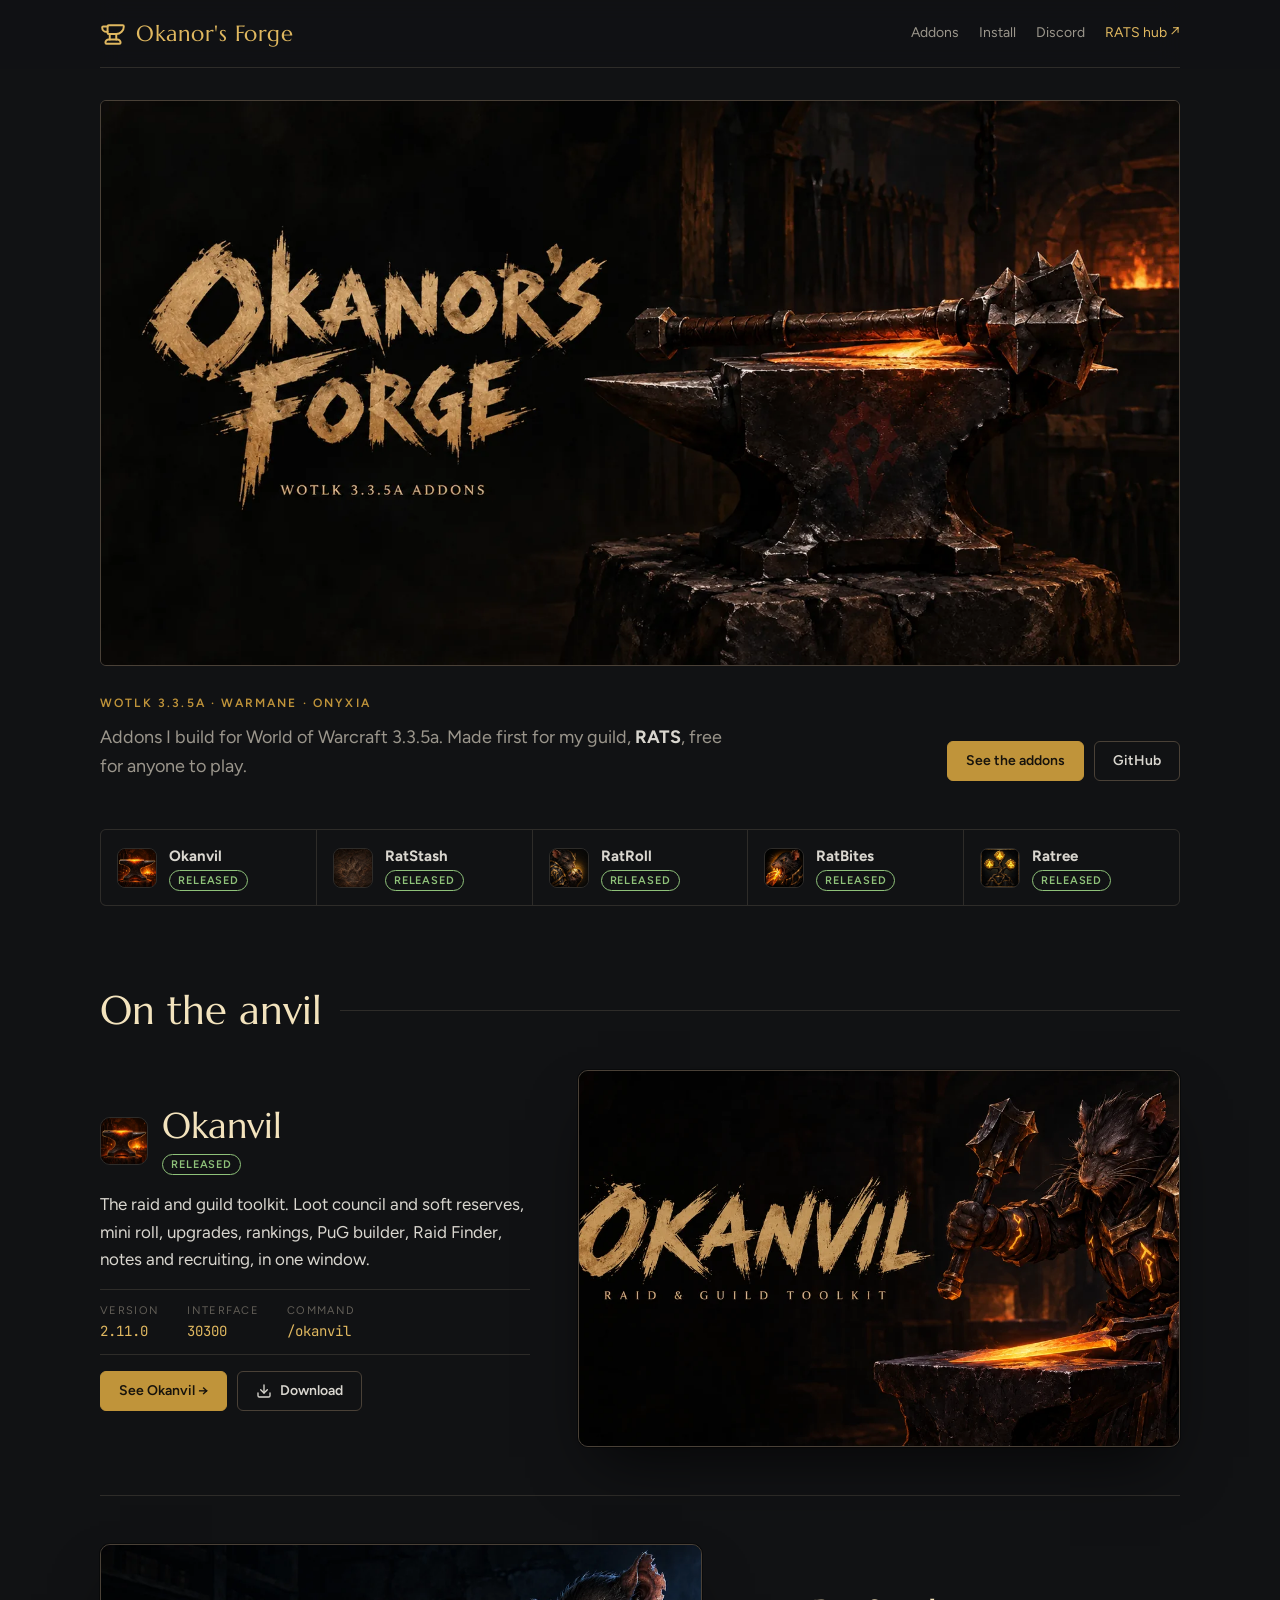
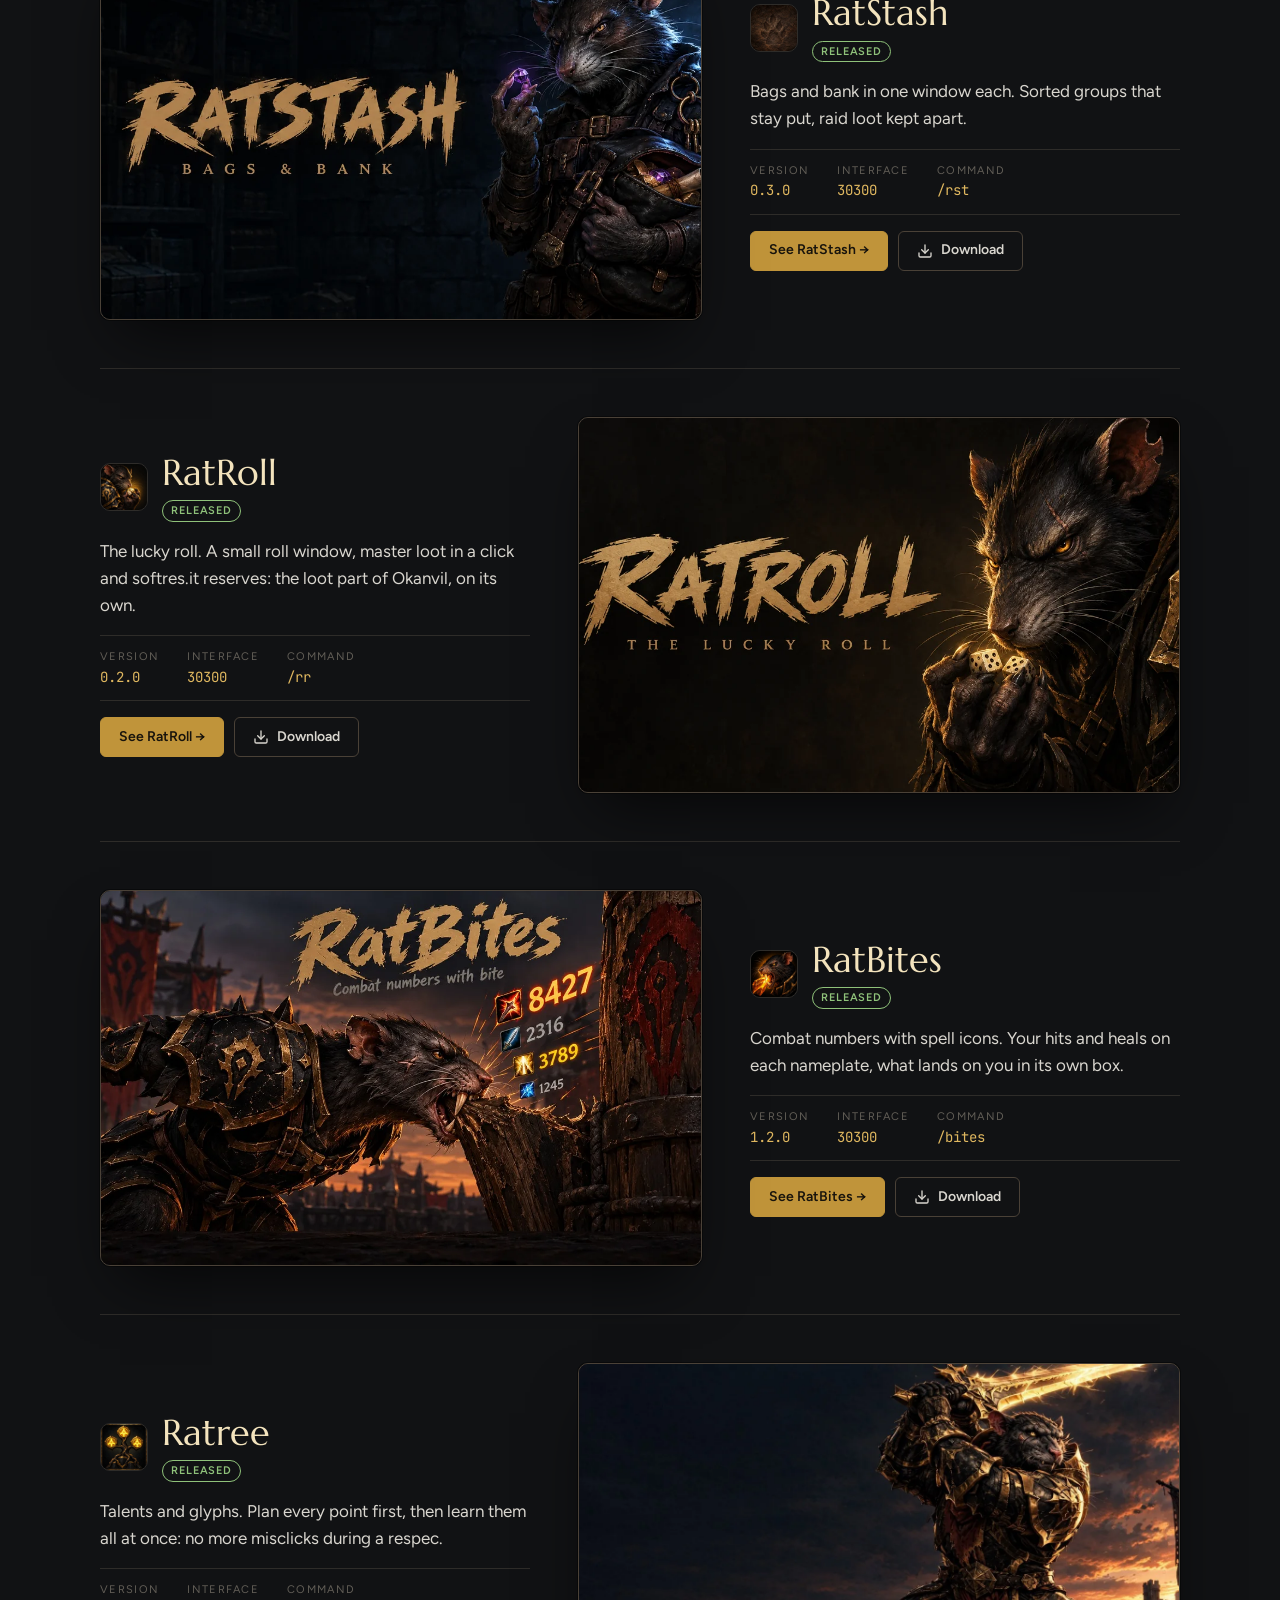
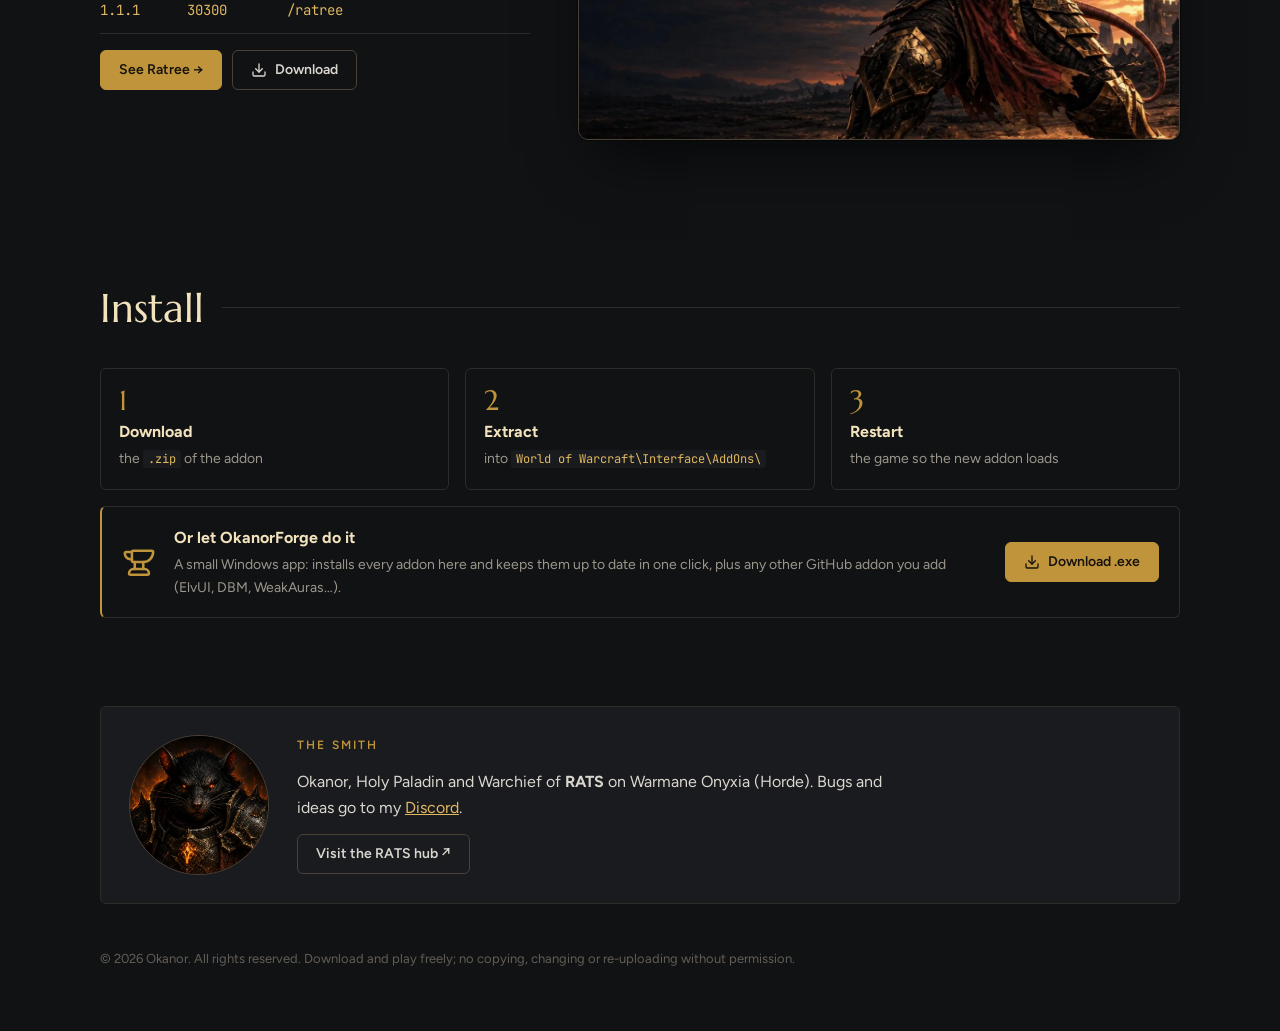
<file: index.html>
<!doctype html>
<html lang="en">

<head>
  <meta charset="utf-8" />
  <meta name="viewport" content="width=device-width, initial-scale=1, viewport-fit=cover" />
  <meta name="theme-color" content="#111214" />
  <meta name="description" content="World of Warcraft 3.3.5a addons forged by Okanor of RATS: Okanvil, RatStash, RatRoll, RatBites, Ratree and more." />
  <meta property="og:title" content="Okanor's Forge" />
  <meta property="og:description" content="WotLK 3.3.5a addons forged by Okanor of RATS." />
  <meta property="og:image" content="https://mrnog.github.io/Okanor-s-Forge/images/art/og.jpg" />
  <meta property="og:url" content="https://mrnog.github.io/Okanor-s-Forge/" />
  <meta name="twitter:card" content="summary_large_image" />
  <link rel="icon" href="images/icons/favicon.png" />
  <link rel="apple-touch-icon" href="images/icons/apple-touch-icon.png" />
  <title>Okanor's Forge</title>
  <link rel="preconnect" href="https://fonts.googleapis.com">
  <link rel="preconnect" href="https://fonts.gstatic.com" crossorigin>
  <link rel="stylesheet"
    href="https://fonts.googleapis.com/css2?family=Marcellus&family=Figtree:wght@400;500;600;700&family=JetBrains+Mono:wght@400;500&display=swap">
  <link rel="stylesheet" href="forge.css">
</head>

<body>
  <svg width="0" height="0" style="position:absolute" aria-hidden="true">
    <symbol id="i-anvil" viewBox="0 0 24 24" fill="none" stroke="currentColor" stroke-width="1.8" stroke-linecap="round" stroke-linejoin="round">
      <path d="M7 10H6a4 4 0 0 1-4-4 1 1 0 0 1 1-1h4" /><path d="M7 5a1 1 0 0 1 1-1h13a1 1 0 0 1 1 1 7 7 0 0 1-7 7H8a1 1 0 0 1-1-1z" /><path d="M9 12v5" /><path d="M15 12v5" /><path d="M5 20a3 3 0 0 1 3-3h8a3 3 0 0 1 3 3 1 1 0 0 1-1 1H6a1 1 0 0 1-1-1" />
    </symbol>
    <symbol id="i-dl" viewBox="0 0 24 24" fill="none" stroke="currentColor" stroke-width="2" stroke-linecap="round" stroke-linejoin="round">
      <path d="M21 15v4a2 2 0 0 1-2 2H5a2 2 0 0 1-2-2v-4" /><polyline points="7 10 12 15 17 10" /><line x1="12" y1="15" x2="12" y2="3" />
    </symbol>
  </svg>

  <div class="wrap">
    <header class="top">
      <a class="brand" href="#top"><svg><use href="#i-anvil" /></svg><b>Okanor's Forge</b></a>
      <nav aria-label="Sections">
        <a href="#addons-sec">Addons</a>
        <a href="#install">Install</a>
        <a href="https://discord.gg/MpwbuGEp69" target="_blank" rel="noopener">Discord</a>
        <a class="out" href="https://mrnog.github.io/RATS/" target="_blank" rel="noopener">RATS hub ↗</a>
      </nav>
    </header>

    <section class="hero" id="top">
      <h1 class="sr-only">Okanor's Forge</h1>
      <img class="hero-banner" src="images/art/forge-banner.webp" alt="Okanor's Forge: WotLK 3.3.5a addons, a war-mace resting on a Horde anvil">
      <div class="hero-txt">
        <div>
          <p class="eyebrow">WotLK 3.3.5a · Warmane · Onyxia</p>
          <p class="lede">Addons I build for World of Warcraft 3.3.5a. Made first for my guild, <b>RATS</b>, free for anyone to play.</p>
        </div>
        <div class="acts">
          <a class="btn primary" href="#addons-sec">See the addons</a>
          <a class="btn" href="https://github.com/MrNog" target="_blank" rel="noopener">GitHub</a>
        </div>
      </div>
    </section>

    <nav class="index" id="index" aria-label="Addons"></nav>

    <section id="addons-sec">
      <h2 class="sec">On the anvil</h2>
      <div id="addons"></div>
    </section>


    <section id="install">
      <h2 class="sec">Install</h2>
      <ol class="steps">
        <li><b>Download</b><span>the <code>.zip</code> of the addon</span></li>
        <li><b>Extract</b><span>into <code>World of Warcraft\Interface\AddOns\</code></span></li>
        <li><b>Restart</b><span>the game so the new addon loads</span></li>
      </ol>
      <div class="app-card">
        <svg><use href="#i-anvil" /></svg>
        <div class="app-txt">
          <b>Or let OkanorForge do it</b>
          <span>A small Windows app: installs every addon here and keeps them up to date in one click, plus any other
            GitHub addon you add (ElvUI, DBM, WeakAuras…).</span>
        </div>
        <a class="btn primary" href="https://github.com/MrNog/Okanor-s-Forge/releases/latest/download/OkanorForge.exe"><svg><use href="#i-dl"/></svg> Download .exe</a>
      </div>
    </section>

    <section class="smith">
      <div id="smithArt"></div>
      <div>
        <p class="eyebrow">The smith</p>
        <p>Okanor, Holy Paladin and Warchief of <b>RATS</b> on Warmane Onyxia (Horde). Bugs and ideas go to my <a href="https://discord.gg/MpwbuGEp69" target="_blank" rel="noopener">Discord</a>.</p>
        <a class="btn" href="https://mrnog.github.io/RATS/" target="_blank" rel="noopener">Visit the RATS hub ↗</a>
      </div>
    </section>

    <footer class="foot">
      <p>© <span id="year"></span> Okanor. All rights reserved. Download and play freely; no copying, changing or re-uploading without permission.</p>
    </footer>
  </div>

  <script src="forge.js"></script>
</body>

</html>
</file>
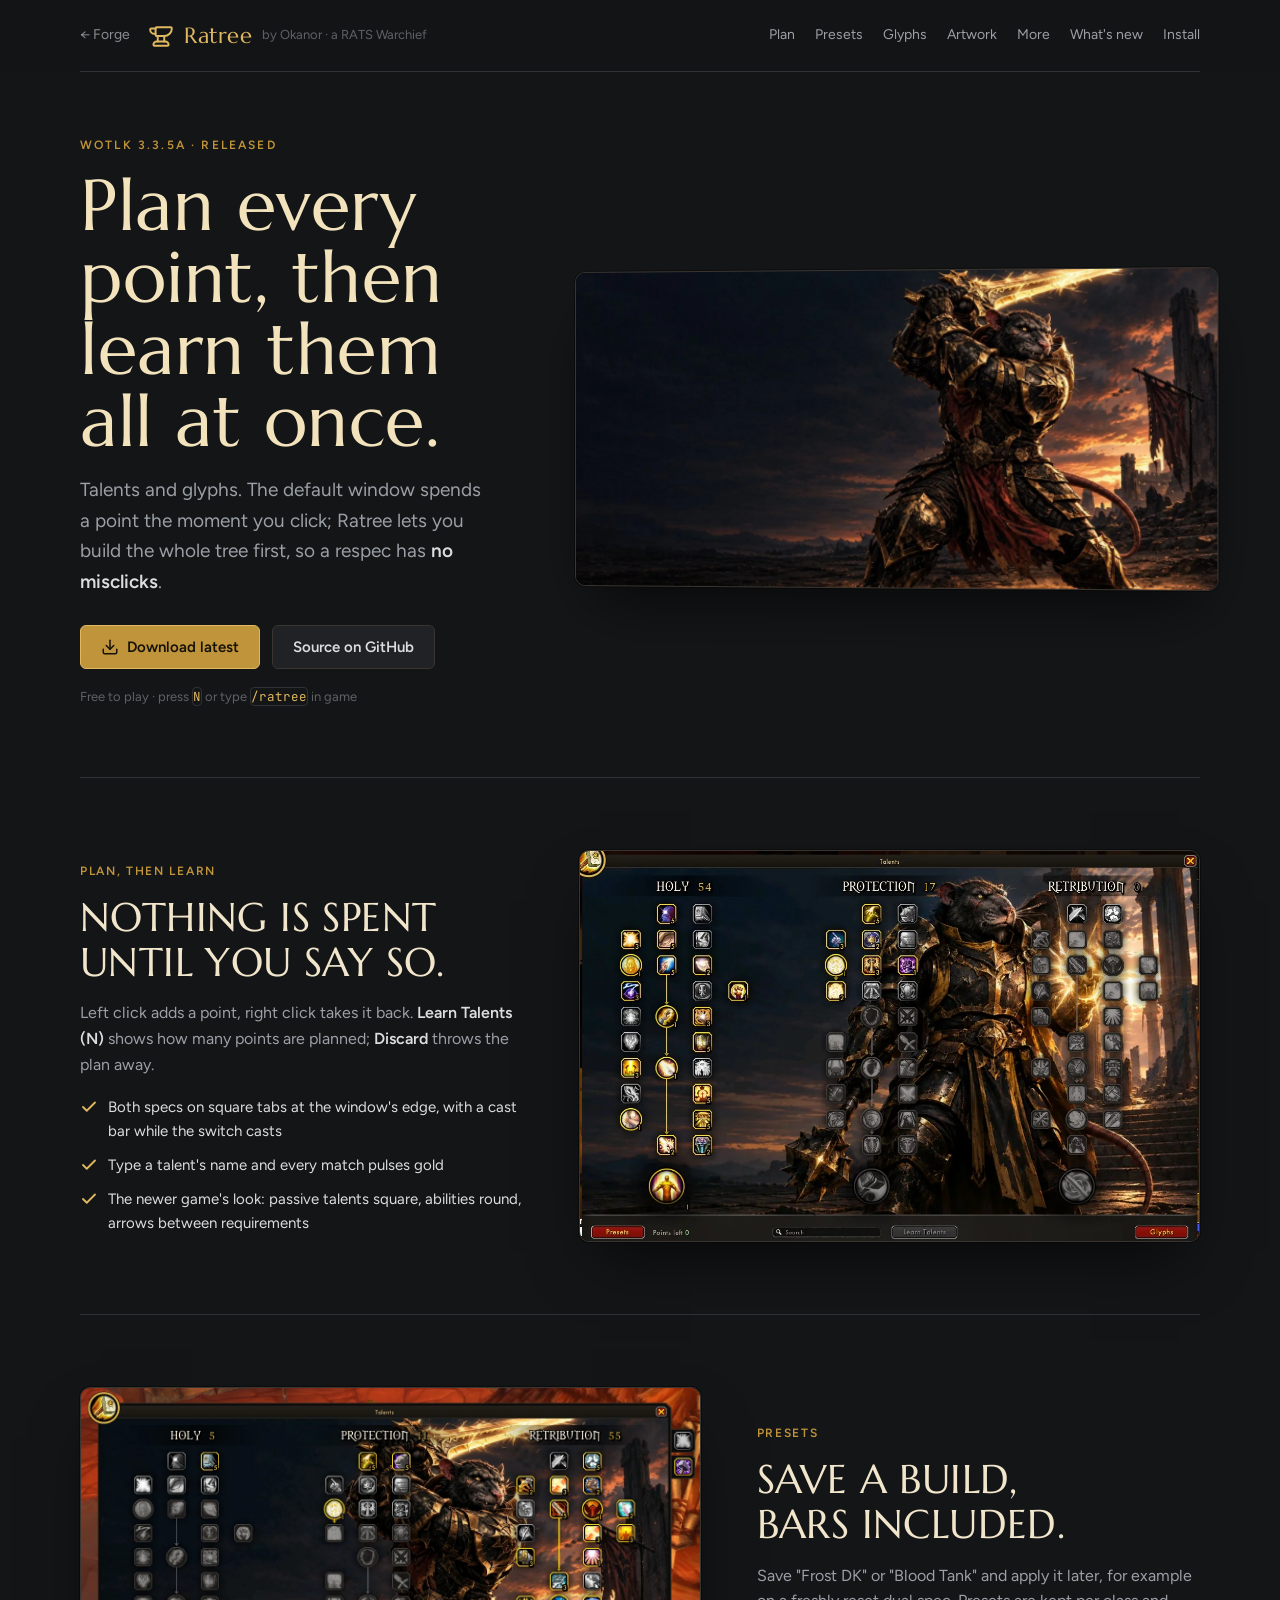
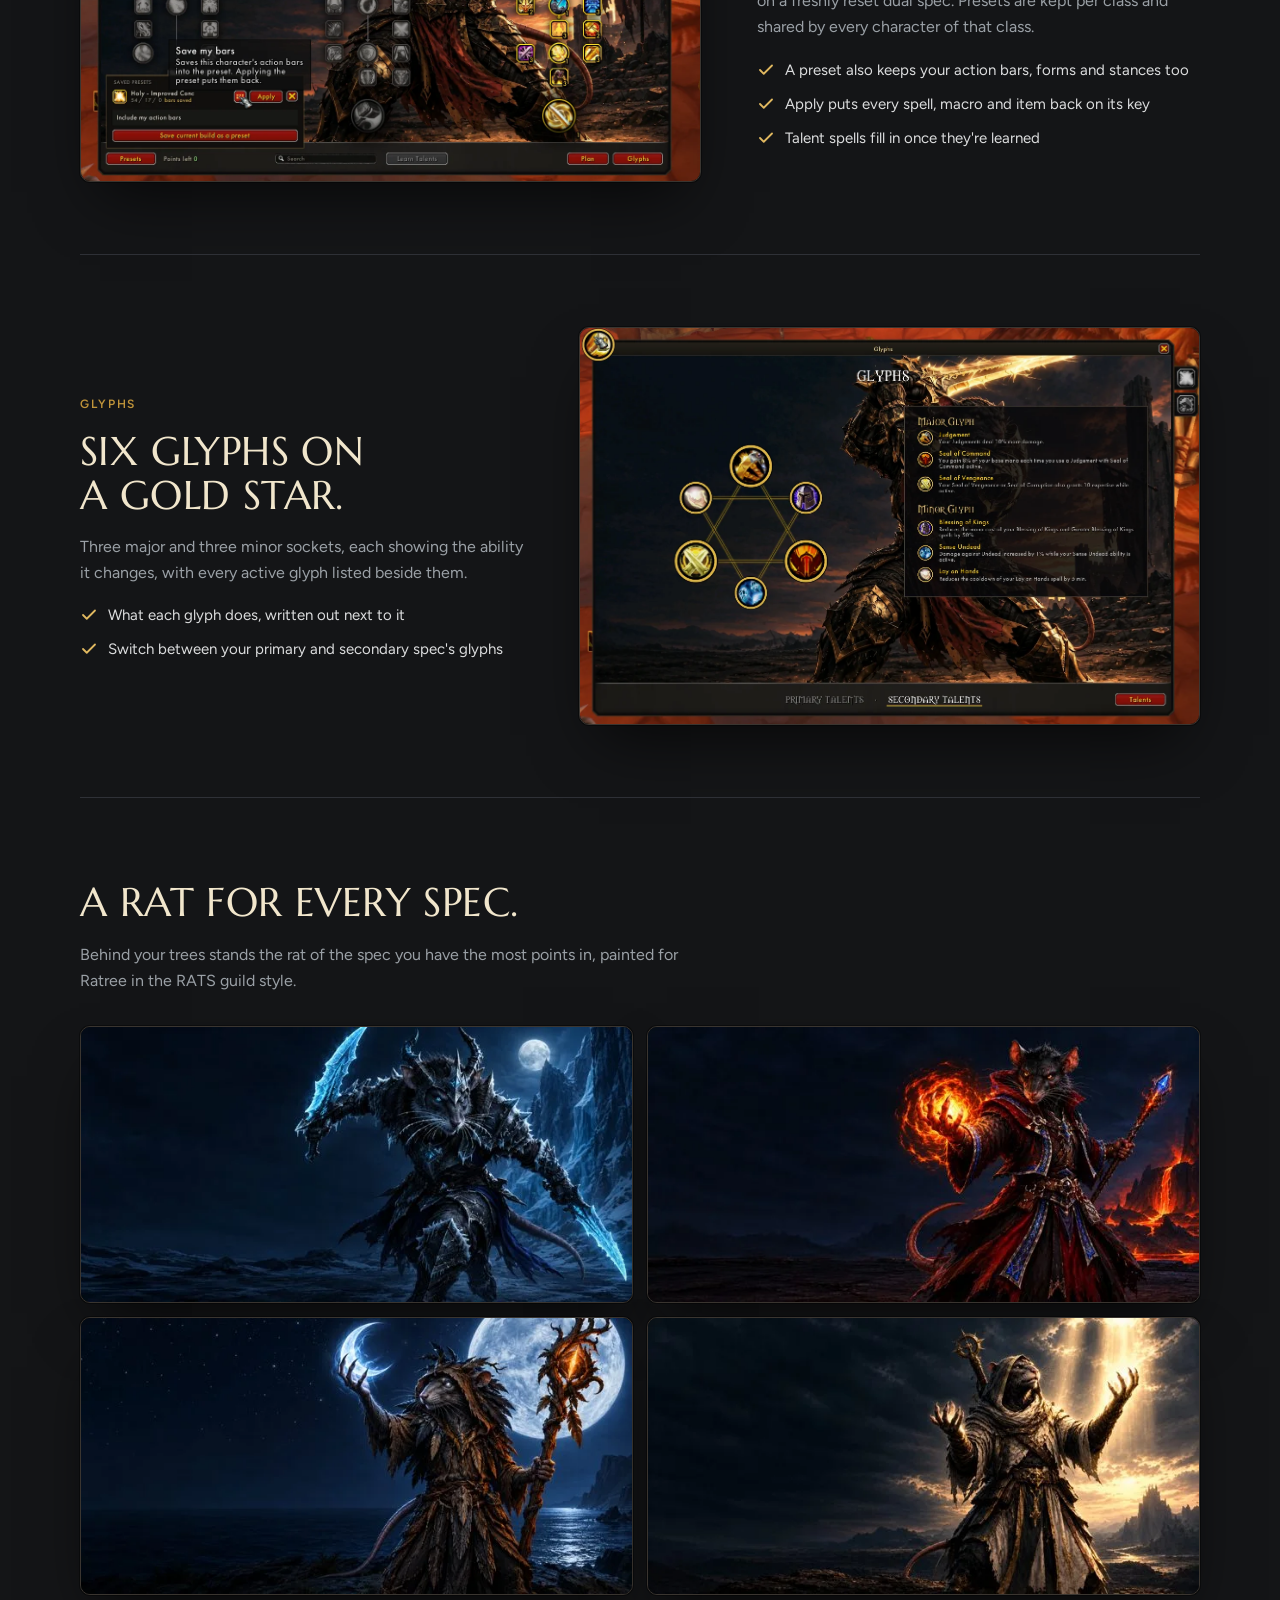
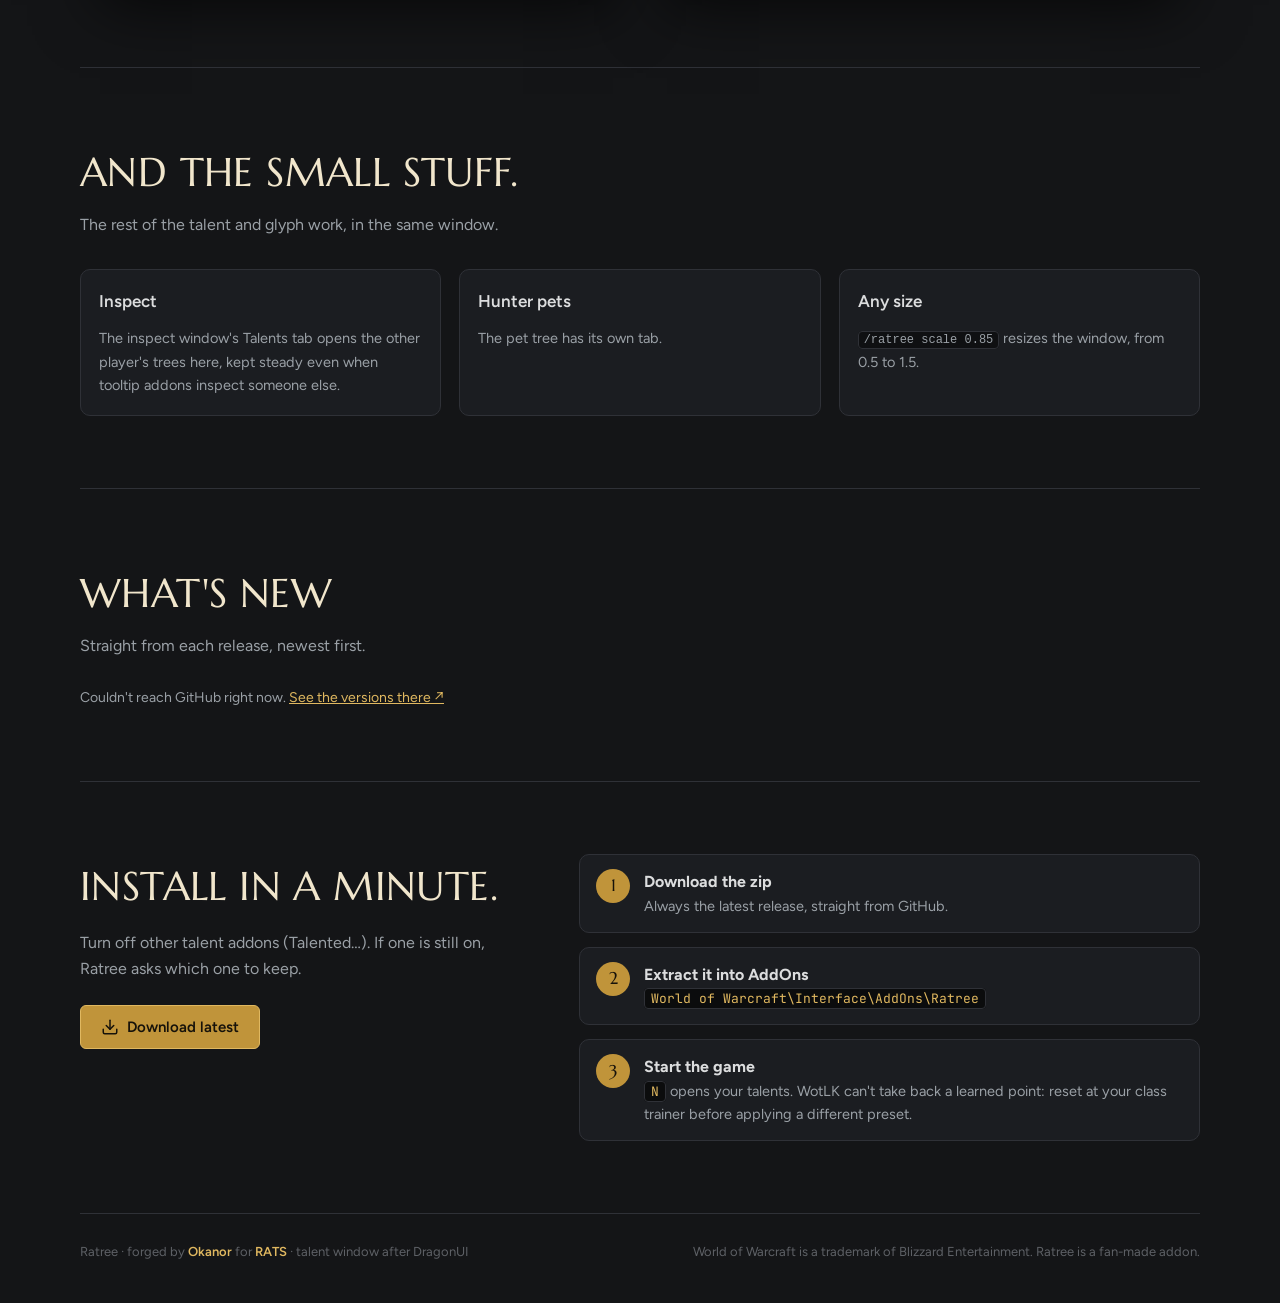
<file: ratree/index.html>
<!doctype html>
<html lang="en">

<head>
  <meta charset="utf-8" />
  <meta name="viewport" content="width=device-width, initial-scale=1" />
  <meta name="theme-color" content="#141517" />
  <meta name="description"
    content="Ratree — talents and glyphs for WoW 3.3.5a: plan every point first, then learn them all at once. Presets, both specs, inspect, glyphs." />
  <link rel="icon" href="../images/icons/favicon.png" />
  <title>Ratree — Okanor's Forge</title>

  <link rel="stylesheet" href="../assets/theme.css">
  <link rel="preconnect" href="https://fonts.googleapis.com">
  <link rel="preconnect" href="https://fonts.gstatic.com" crossorigin>
  <link rel="stylesheet"
    href="https://fonts.googleapis.com/css2?family=Marcellus&family=Figtree:wght@400;500;600;700&family=JetBrains+Mono:wght@400;500&display=swap">
  <link rel="stylesheet" href="../assets/page.css">
</head>

<body>
  <svg width="0" height="0" style="position:absolute" aria-hidden="true">
    <symbol id="i-check" viewBox="0 0 24 24" fill="none" stroke="currentColor" stroke-width="2.4"
      stroke-linecap="round" stroke-linejoin="round">
      <polyline points="20 6 9 17 4 12" />
    </symbol>
    <symbol id="i-dl" viewBox="0 0 24 24" fill="none" stroke="currentColor" stroke-width="2" stroke-linecap="round"
      stroke-linejoin="round">
      <path d="M21 15v4a2 2 0 0 1-2 2H5a2 2 0 0 1-2-2v-4" />
      <polyline points="7 10 12 15 17 10" />
      <line x1="12" y1="15" x2="12" y2="3" />
    </symbol>
    <symbol id="i-anvil" viewBox="0 0 24 24" fill="none" stroke="currentColor" stroke-width="1.8"
      stroke-linecap="round" stroke-linejoin="round">
      <path d="M7 10H6a4 4 0 0 1-4-4 1 1 0 0 1 1-1h4" /><path d="M7 5a1 1 0 0 1 1-1h13a1 1 0 0 1 1 1 7 7 0 0 1-7 7H8a1 1 0 0 1-1-1z" /><path d="M9 12v5" /><path d="M15 12v5" /><path d="M5 20a3 3 0 0 1 3-3h8a3 3 0 0 1 3 3 1 1 0 0 1-1 1H6a1 1 0 0 1-1-1" />
    </symbol>
  </svg>

  <div class="ok-wrap">

    <header class="top">
      <div class="top-left">
        <a class="back" href="../index.html">← Forge</a>
        <a class="brand" href="#top" aria-label="Ratree, back to top">
          <svg>
            <use href="#i-anvil" />
          </svg>
          <b>Ratree</b>
          <span>by Okanor · a RATS Warchief</span>
        </a>
      </div>
      <nav aria-label="Sections">
        <a href="#plan">Plan</a>
        <a href="#presets">Presets</a>
        <a href="#glyphs">Glyphs</a>
        <a href="#art">Artwork</a>
        <a href="#more">More</a>
        <a href="#changes">What's new</a>
        <a href="#install">Install</a>
      </nav>
    </header>

    <!-- HERO -->
    <section class="hero" id="top">
      <div>
        <p class="eyebrow">WotLK 3.3.5a · Released</p>
        <h1>Plan every point, then learn them all at once.</h1>
        <p class="lede">Talents and glyphs. The default window spends a point the moment you click; Ratree lets you
          build the whole tree first, so a respec has <b>no misclicks</b>.</p>
        <div class="cta-row">
          <a class="ok-btn primary" href="https://github.com/MrNog/Ratree/releases/latest/download/Ratree.zip">
            <svg>
              <use href="#i-dl" />
            </svg> Download latest
          </a>
          <a class="ok-btn" href="https://github.com/MrNog/Ratree">Source on GitHub</a>
        </div>
        <p class="meta">Free to play · press <code>N</code> or type <code>/ratree</code> in game</p>
      </div>
      <figure class="shot"><img src="../images/ratree/card.webp"
          alt="Ratree art: a rat paladin behind the talent trees"></figure>
    </section>

    <!-- PLAN -->
    <section class="feature" id="plan">
      <div class="copy">
        <div class="tag">Plan, then learn</div>
        <h2>Nothing is spent until you say so.</h2>
        <p>Left click adds a point, right click takes it back. <b>Learn Talents (N)</b> shows how many points are
          planned; <b>Discard</b> throws the plan away.</p>
        <ul class="points">
          <li><svg>
              <use href="#i-check" />
            </svg><span>Both specs on square tabs at the window's edge, with a cast bar while the switch casts</span></li>
          <li><svg>
              <use href="#i-check" />
            </svg><span>Type a talent's name and every match pulses gold</span></li>
          <li><svg>
              <use href="#i-check" />
            </svg><span>The newer game's look: passive talents square, abilities round, arrows between requirements</span></li>
        </ul>
      </div>
      <figure class="shot"><img src="../images/ratree/talents.webp"
          alt="The Ratree window: Holy, Protection and Retribution trees over the Retribution rat"></figure>
    </section>

    <!-- PRESETS -->
    <section class="feature flip" id="presets">
      <div class="copy">
        <div class="tag">Presets</div>
        <h2>Save a build, bars included.</h2>
        <p>Save "Frost DK" or "Blood Tank" and apply it later, for example on a freshly reset dual spec. Presets are
          kept per class and shared by every character of that class.</p>
        <ul class="points">
          <li><svg>
              <use href="#i-check" />
            </svg><span>A preset also keeps your action bars, forms and stances too</span></li>
          <li><svg>
              <use href="#i-check" />
            </svg><span>Apply puts every spell, macro and item back on its key</span></li>
          <li><svg>
              <use href="#i-check" />
            </svg><span>Talent spells fill in once they're learned</span></li>
        </ul>
      </div>
      <figure class="shot"><img src="../images/ratree/presets.webp"
          alt="In game: the presets list with saved builds"></figure>
    </section>

    <!-- GLYPHS -->
    <section class="feature" id="glyphs">
      <div class="copy">
        <div class="tag">Glyphs</div>
        <h2>Six glyphs on a gold star.</h2>
        <p>Three major and three minor sockets, each showing the ability it changes, with every active glyph
          listed beside them.</p>
        <ul class="points">
          <li><svg>
              <use href="#i-check" />
            </svg><span>What each glyph does, written out next to it</span></li>
          <li><svg>
              <use href="#i-check" />
            </svg><span>Switch between your primary and secondary spec's glyphs</span></li>
        </ul>
      </div>
      <figure class="shot"><img src="../images/ratree/glyphs.webp"
          alt="The Ratree glyph star with three major and three minor Retribution paladin glyphs"></figure>
    </section>

    <!-- ART -->
    <section class="tools" id="art">
      <h2>A rat for every spec.</h2>
      <p>Behind your trees stands the rat of the spec you have the most points in, painted for Ratree in the RATS
        guild style.</p>
      <div class="stack pair">
        <figure class="shot"><img src="../images/ratree/deathknight-frost.webp" alt="Frost death knight rat"></figure>
        <figure class="shot"><img src="../images/ratree/mage-fire.webp" alt="Fire mage rat"></figure>
        <figure class="shot"><img src="../images/ratree/druid-balance.webp" alt="Balance druid rat"></figure>
        <figure class="shot"><img src="../images/ratree/priest-holy.webp" alt="Holy priest rat"></figure>
      </div>
    </section>

    <!-- SMALL STUFF -->
    <section class="tools" id="more">
      <h2>And the small stuff.</h2>
      <p>The rest of the talent and glyph work, in the same window.</p>
      <div class="grid">
        <article class="tool">
          <h3>Inspect</h3>
          <p>The inspect window's Talents tab opens the other player's trees here, kept steady even when tooltip
            addons inspect someone else.</p>
        </article>
        <article class="tool">
          <h3>Hunter pets</h3>
          <p>The pet tree has its own tab.</p>
        </article>
        <article class="tool">
          <h3>Any size</h3>
          <p><code>/ratree scale 0.85</code> resizes the window, from 0.5 to 1.5.</p>
        </article>
      </div>
    </section>

    <!-- WHAT'S NEW: filled from the GitHub tags by page.js -->
    <section class="changes" id="changes">
      <h2>What's new</h2>
      <p>Straight from each release, newest first.</p>
      <div class="cl" data-changelog="Ratree"><p class="quiet">Loading the versions…</p></div>
    </section>

    <!-- INSTALL -->
    <section class="install" id="install">
      <div class="intro">
        <h2>Install in a minute.</h2>
        <p>Turn off other talent addons (Talented…). If one is still on, Ratree asks which one to keep.</p>
        <div class="cta-row">
          <a class="ok-btn primary" href="https://github.com/MrNog/Ratree/releases/latest/download/Ratree.zip">
            <svg>
              <use href="#i-dl" />
            </svg> Download latest
          </a>
        </div>
      </div>
      <ol class="steps">
        <li>
          <div><b>Download the zip</b><span>Always the latest release, straight from GitHub.</span></div>
        </li>
        <li>
          <div><b>Extract it into AddOns</b><span><code>World of Warcraft\Interface\AddOns\Ratree</code></span></div>
        </li>
        <li>
          <div><b>Start the game</b><span><code>N</code> opens your talents. WotLK can't take back a learned point:
              reset at your class trainer before applying a different preset.</span></div>
        </li>
      </ol>
    </section>

    <footer class="ok-foot">
      <span>Ratree · forged by <b>Okanor</b> for <b>RATS</b> · talent window after DragonUI</span>
      <span>World of Warcraft is a trademark of Blizzard Entertainment. Ratree is a fan-made addon.</span>
    </footer>
  </div>

  <script src="../assets/page.js"></script>
</body>

</html>
</file>
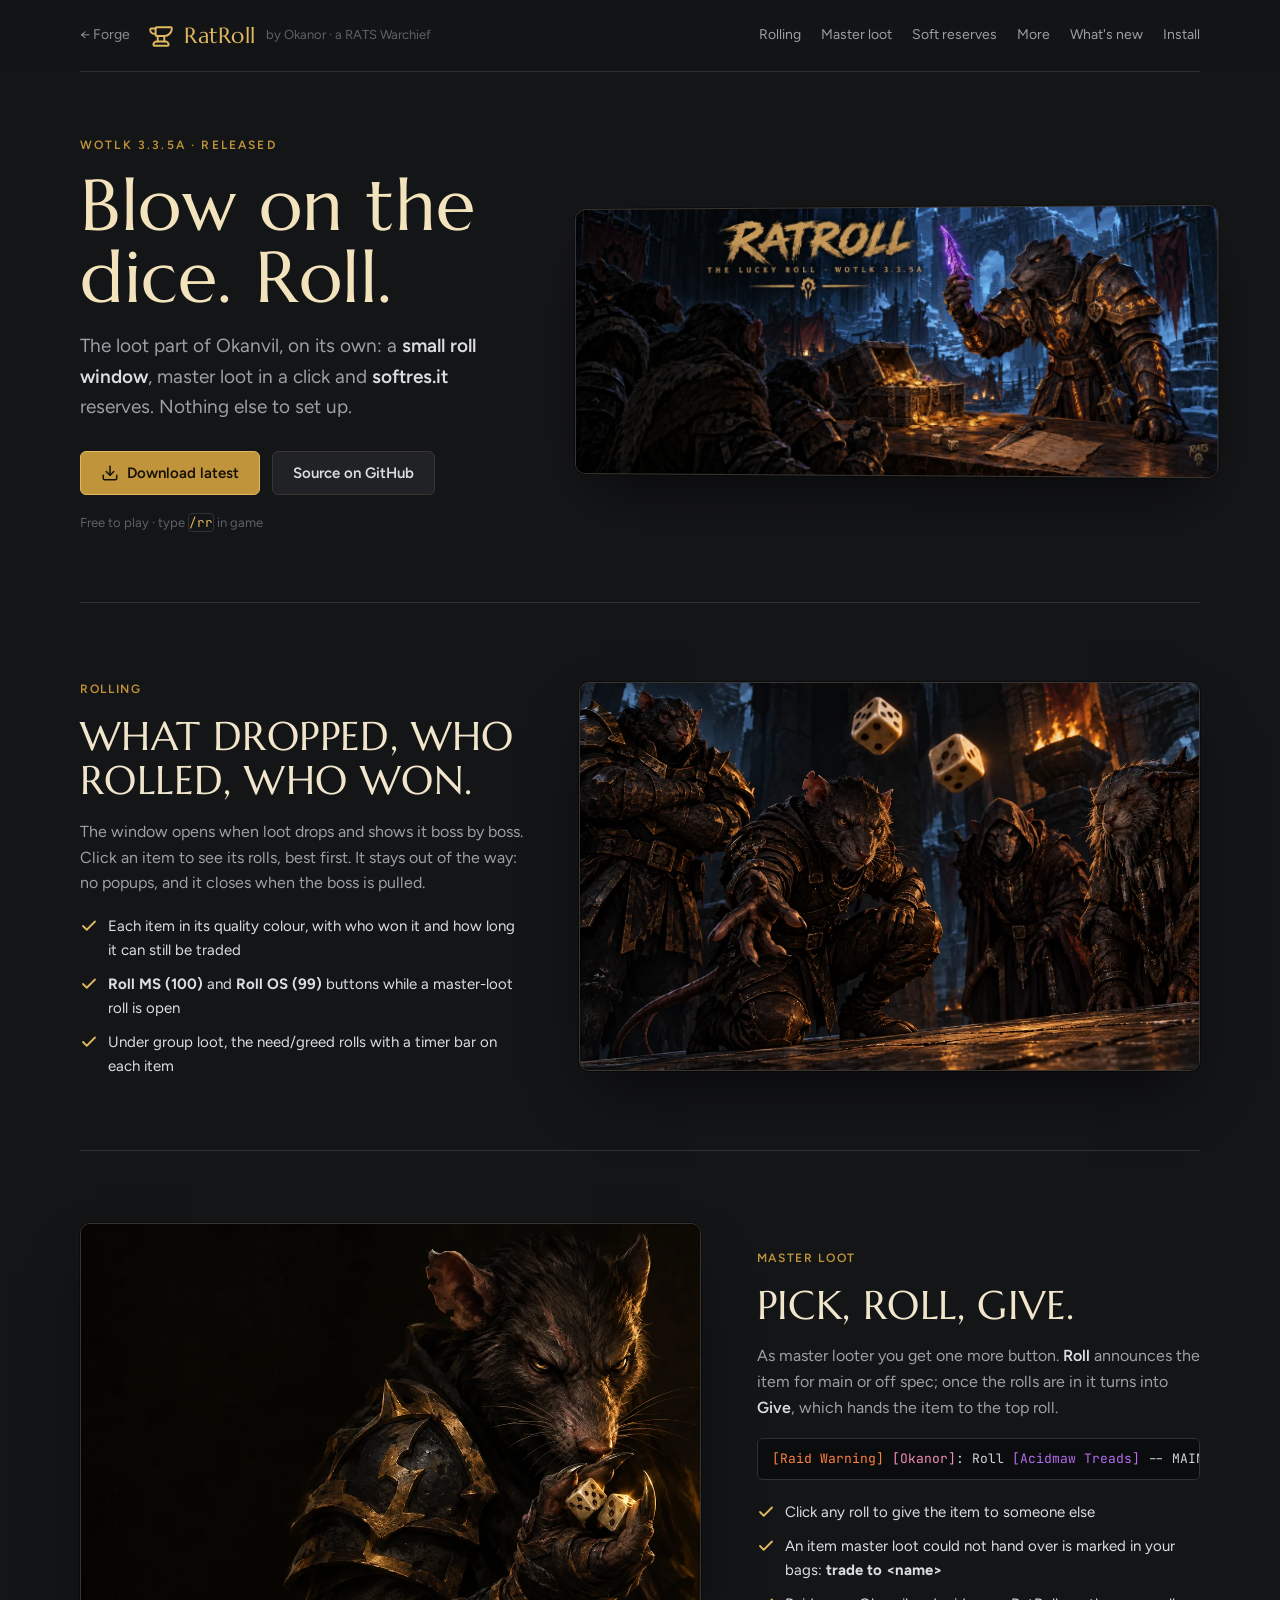
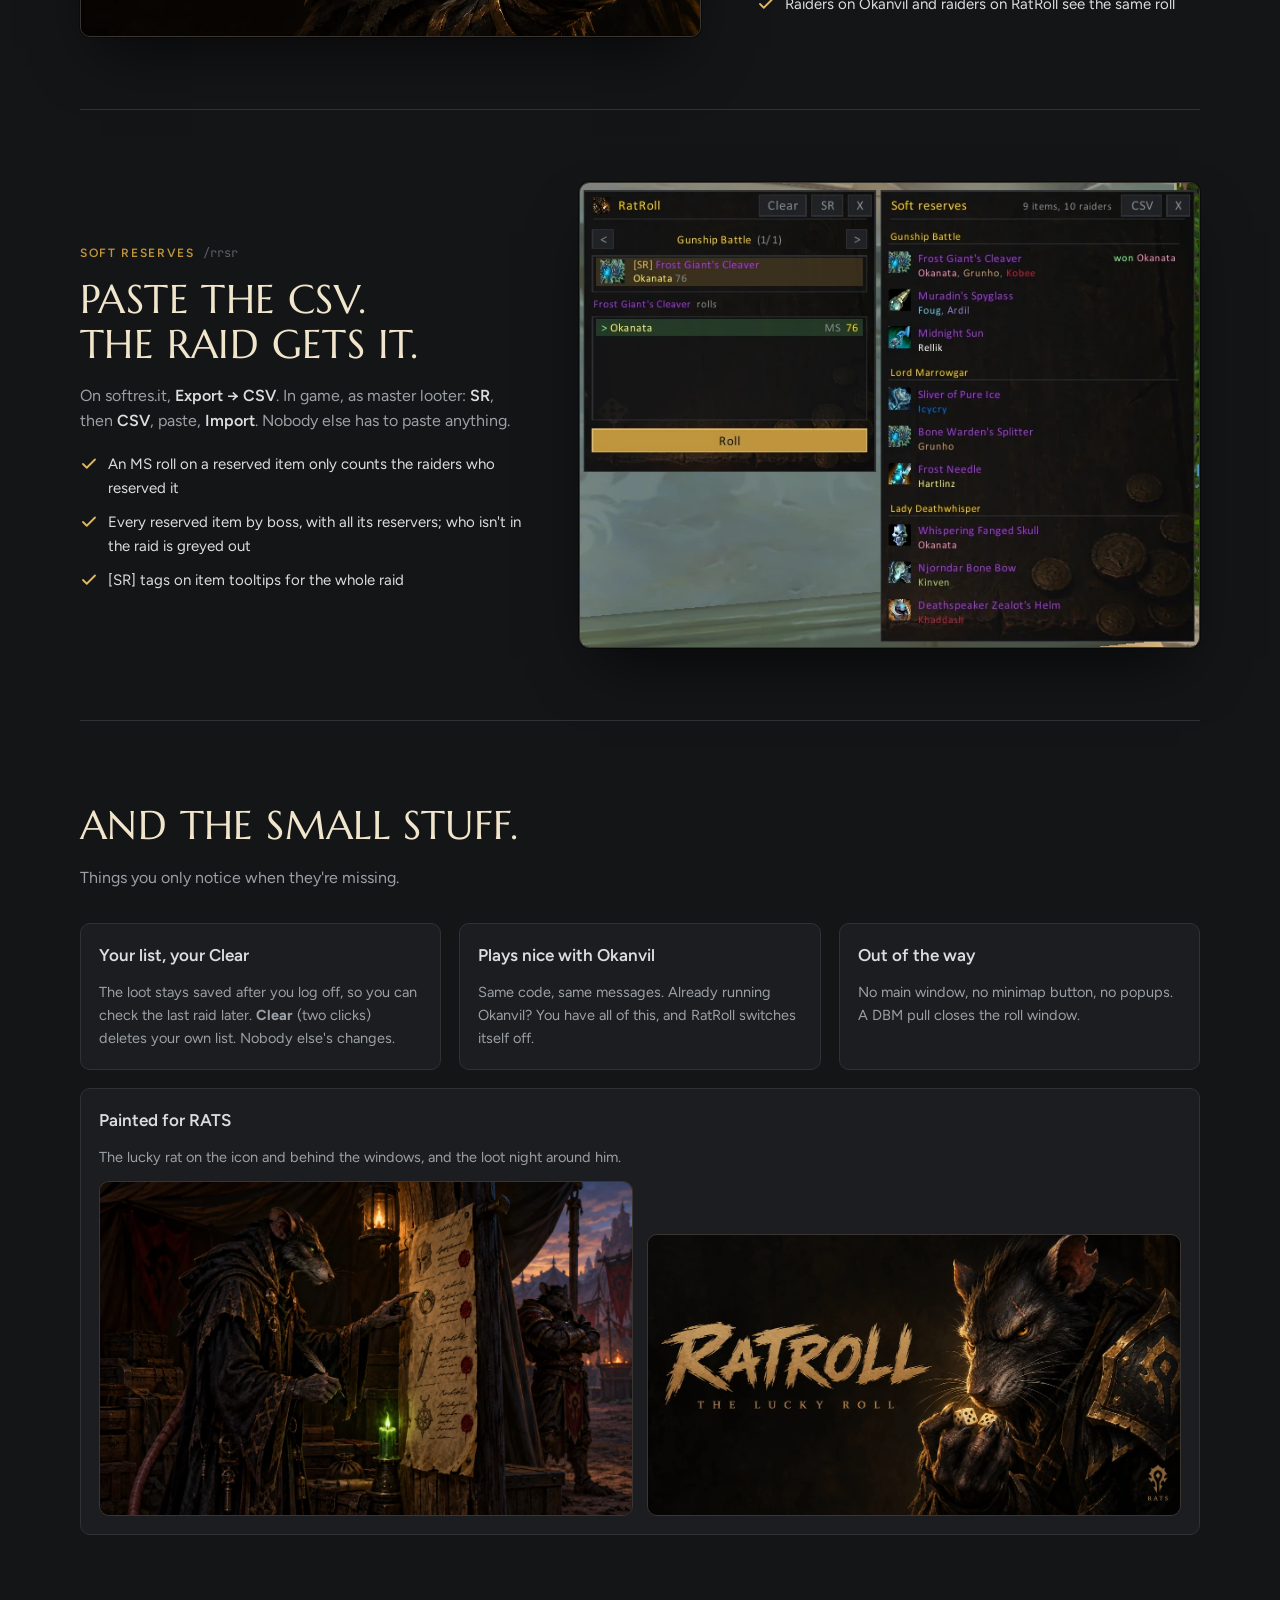
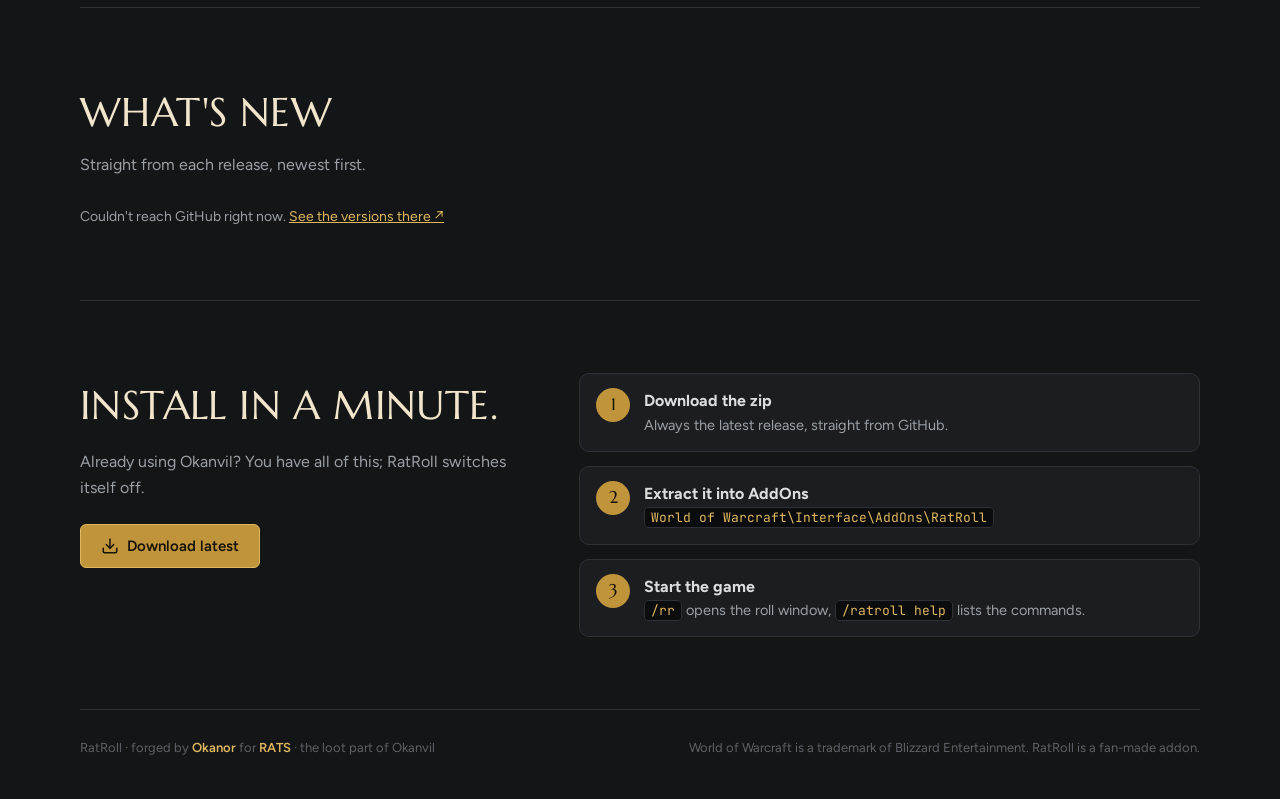
<file: ratroll/index.html>
<!doctype html>
<html lang="en">

<head>
  <meta charset="utf-8" />
  <meta name="viewport" content="width=device-width, initial-scale=1" />
  <meta name="theme-color" content="#141517" />
  <meta name="description"
    content="RatRoll — the lucky roll for WoW 3.3.5a: a small roll window, master loot in a click, and softres.it soft reserves." />
  <meta property="og:title" content="RatRoll — the lucky roll" />
  <meta property="og:description" content="Loot rolls for WoW 3.3.5a: roll window, master loot and soft reserves. From Okanor's Forge." />
  <meta property="og:image" content="https://mrnog.github.io/Okanor-s-Forge/images/ratroll/og.webp" />
  <link rel="icon" href="../images/icons/favicon.png" />
  <title>RatRoll — Okanor's Forge</title>

  <link rel="stylesheet" href="../assets/theme.css">
  <link rel="preconnect" href="https://fonts.googleapis.com">
  <link rel="preconnect" href="https://fonts.gstatic.com" crossorigin>
  <link rel="stylesheet"
    href="https://fonts.googleapis.com/css2?family=Marcellus&family=Figtree:wght@400;500;600;700&family=JetBrains+Mono:wght@400;500&display=swap">
  <link rel="stylesheet" href="../assets/page.css">
</head>

<body>
  <svg width="0" height="0" style="position:absolute" aria-hidden="true">
    <symbol id="i-check" viewBox="0 0 24 24" fill="none" stroke="currentColor" stroke-width="2.4"
      stroke-linecap="round" stroke-linejoin="round">
      <polyline points="20 6 9 17 4 12" />
    </symbol>
    <symbol id="i-dl" viewBox="0 0 24 24" fill="none" stroke="currentColor" stroke-width="2" stroke-linecap="round"
      stroke-linejoin="round">
      <path d="M21 15v4a2 2 0 0 1-2 2H5a2 2 0 0 1-2-2v-4" />
      <polyline points="7 10 12 15 17 10" />
      <line x1="12" y1="15" x2="12" y2="3" />
    </symbol>
    <symbol id="i-anvil" viewBox="0 0 24 24" fill="none" stroke="currentColor" stroke-width="1.8"
      stroke-linecap="round" stroke-linejoin="round">
      <path d="M7 10H6a4 4 0 0 1-4-4 1 1 0 0 1 1-1h4" /><path d="M7 5a1 1 0 0 1 1-1h13a1 1 0 0 1 1 1 7 7 0 0 1-7 7H8a1 1 0 0 1-1-1z" /><path d="M9 12v5" /><path d="M15 12v5" /><path d="M5 20a3 3 0 0 1 3-3h8a3 3 0 0 1 3 3 1 1 0 0 1-1 1H6a1 1 0 0 1-1-1" />
    </symbol>
  </svg>

  <div class="ok-wrap">

    <header class="top">
      <div class="top-left">
        <a class="back" href="../index.html">← Forge</a>
        <a class="brand" href="#top" aria-label="RatRoll, back to top">
          <svg>
            <use href="#i-anvil" />
          </svg>
          <b>RatRoll</b>
          <span>by Okanor · a RATS Warchief</span>
        </a>
      </div>
      <nav aria-label="Sections">
        <a href="#roll">Rolling</a>
        <a href="#master">Master loot</a>
        <a href="#softres">Soft reserves</a>
        <a href="#more">More</a>
        <a href="#changes">What's new</a>
        <a href="#install">Install</a>
      </nav>
    </header>

    <!-- HERO -->
    <section class="hero" id="top">
      <div>
        <p class="eyebrow">WotLK 3.3.5a · Released</p>
        <h1>Blow on the dice. Roll.</h1>
        <p class="lede">The loot part of Okanvil, on its own: a <b>small roll window</b>, master loot in a click and
          <b>softres.it</b> reserves. Nothing else to set up.</p>
        <div class="cta-row">
          <a class="ok-btn primary" href="https://github.com/MrNog/RatRoll/releases/latest/download/RatRoll.zip">
            <svg>
              <use href="#i-dl" />
            </svg> Download latest
          </a>
          <a class="ok-btn" href="https://github.com/MrNog/RatRoll">Source on GitHub</a>
        </div>
        <p class="meta">Free to play · type <code>/rr</code> in game</p>
      </div>
      <figure class="shot"><img src="../images/ratroll/banner.webp"
          alt="Okanor at the loot table holding up an epic dagger, raiders waiting with dice"></figure>
    </section>

    <!-- ROLLING -->
    <section class="feature" id="roll">
      <div class="copy">
        <div class="tag">Rolling</div>
        <h2>What dropped, who rolled, who won.</h2>
        <p>The window opens when loot drops and shows it boss by boss. Click an item to see its rolls, best first.
          It stays out of the way: no popups, and it closes when the boss is pulled.</p>
        <ul class="points">
          <li><svg>
              <use href="#i-check" />
            </svg><span>Each item in its quality colour, with who won it and how long it can still be traded</span></li>
          <li><svg>
              <use href="#i-check" />
            </svg><span><b>Roll MS (100)</b> and <b>Roll OS (99)</b> buttons while a master-loot roll is open</span></li>
          <li><svg>
              <use href="#i-check" />
            </svg><span>Under group loot, the need/greed rolls with a timer bar on each item</span></li>
        </ul>
      </div>
      <figure class="shot"><img src="../images/ratroll/art-roll.webp"
          alt="A rogue rat throws two dice while three raiders lean in to watch"></figure>
    </section>

    <!-- MASTER LOOT -->
    <section class="feature flip" id="master">
      <div class="copy">
        <div class="tag">Master loot</div>
        <h2>Pick, roll, give.</h2>
        <p>As master looter you get one more button. <b>Roll</b> announces the item for main or off spec;
          once the rolls are in it turns into <b>Give</b>, which hands the item to the top roll.</p>
        <div class="chat"><span class="ch">[Raid Warning]</span> <span class="who">[Okanor]</span>: Roll <span
            class="epic">[Acidmaw Treads]</span> -- MAIN SPEC /roll (1-100)</div>
        <ul class="points">
          <li><svg>
              <use href="#i-check" />
            </svg><span>Click any roll to give the item to someone else</span></li>
          <li><svg>
              <use href="#i-check" />
            </svg><span>An item master loot could not hand over is marked in your bags: <b>trade to &lt;name&gt;</b></span></li>
          <li><svg>
              <use href="#i-check" />
            </svg><span>Raiders on Okanvil and raiders on RatRoll see the same roll</span></li>
        </ul>
      </div>
      <figure class="shot"><img src="../images/ratroll/art-luck.webp"
          alt="A scarred rat raider blows on two dice in his fist for luck"></figure>
    </section>

    <!-- SOFT RESERVES -->
    <section class="feature" id="softres">
      <div class="copy">
        <div class="tag">Soft reserves <i>/rrsr</i></div>
        <h2>Paste the CSV. The raid gets it.</h2>
        <p>On softres.it, <b>Export → CSV</b>. In game, as master looter: <b>SR</b>, then <b>CSV</b>, paste,
          <b>Import</b>. Nobody else has to paste anything.</p>
        <ul class="points">
          <li><svg>
              <use href="#i-check" />
            </svg><span>An MS roll on a reserved item only counts the raiders who reserved it</span></li>
          <li><svg>
              <use href="#i-check" />
            </svg><span>Every reserved item by boss, with all its reservers; who isn't in the raid is greyed out</span></li>
          <li><svg>
              <use href="#i-check" />
            </svg><span>[SR] tags on item tooltips for the whole raid</span></li>
        </ul>
      </div>
      <figure class="shot"><img src="../images/ratroll/softres.webp"
          alt="The roll window beside the soft reserve list: 9 items by boss, reservers in class colours, won Okanata"></figure>
    </section>

    <!-- SMALL STUFF -->
    <section class="tools" id="more">
      <h2>And the small stuff.</h2>
      <p>Things you only notice when they're missing.</p>
      <div class="grid">
        <article class="tool">
          <h3>Your list, your Clear</h3>
          <p>The loot stays saved after you log off, so you can check the last raid later. <b>Clear</b> (two clicks)
            deletes your own list. Nobody else's changes.</p>
        </article>
        <article class="tool">
          <h3>Plays nice with Okanvil</h3>
          <p>Same code, same messages. Already running Okanvil? You have all of this, and RatRoll switches itself
            off.</p>
        </article>
        <article class="tool">
          <h3>Out of the way</h3>
          <p>No main window, no minimap button, no popups. A DBM pull closes the roll window.</p>
        </article>
        <article class="tool full">
          <h3>Painted for RATS</h3>
          <p>The lucky rat on the icon and behind the windows, and the loot night around him.</p>
          <div class="stack pair">
            <figure class="shot"><img src="../images/ratroll/art-softres.webp" alt="A warlock rat checks the soft reserve list nailed to a post"></figure>
            <figure class="shot"><img src="../images/ratroll/og.webp" alt="RatRoll: a scarred rat blowing on two dice for luck"></figure>
          </div>
        </article>
      </div>
    </section>

    <!-- WHAT'S NEW: filled from the GitHub tags by page.js -->
    <section class="changes" id="changes">
      <h2>What's new</h2>
      <p>Straight from each release, newest first.</p>
      <div class="cl" data-changelog="RatRoll"><p class="quiet">Loading the versions…</p></div>
    </section>

    <!-- INSTALL -->
    <section class="install" id="install">
      <div class="intro">
        <h2>Install in a minute.</h2>
        <p>Already using Okanvil? You have all of this; RatRoll switches itself off.</p>
        <div class="cta-row">
          <a class="ok-btn primary" href="https://github.com/MrNog/RatRoll/releases/latest/download/RatRoll.zip">
            <svg>
              <use href="#i-dl" />
            </svg> Download latest
          </a>
        </div>
      </div>
      <ol class="steps">
        <li>
          <div><b>Download the zip</b><span>Always the latest release, straight from GitHub.</span></div>
        </li>
        <li>
          <div><b>Extract it into AddOns</b><span><code>World of Warcraft\Interface\AddOns\RatRoll</code></span></div>
        </li>
        <li>
          <div><b>Start the game</b><span><code>/rr</code> opens the roll window, <code>/ratroll help</code> lists
              the commands.</span></div>
        </li>
      </ol>
    </section>

    <footer class="ok-foot">
      <span>RatRoll · forged by <b>Okanor</b> for <b>RATS</b> · the loot part of Okanvil</span>
      <span>World of Warcraft is a trademark of Blizzard Entertainment. RatRoll is a fan-made addon.</span>
    </footer>
  </div>

  <script src="../assets/page.js"></script>
</body>

</html>
</file>
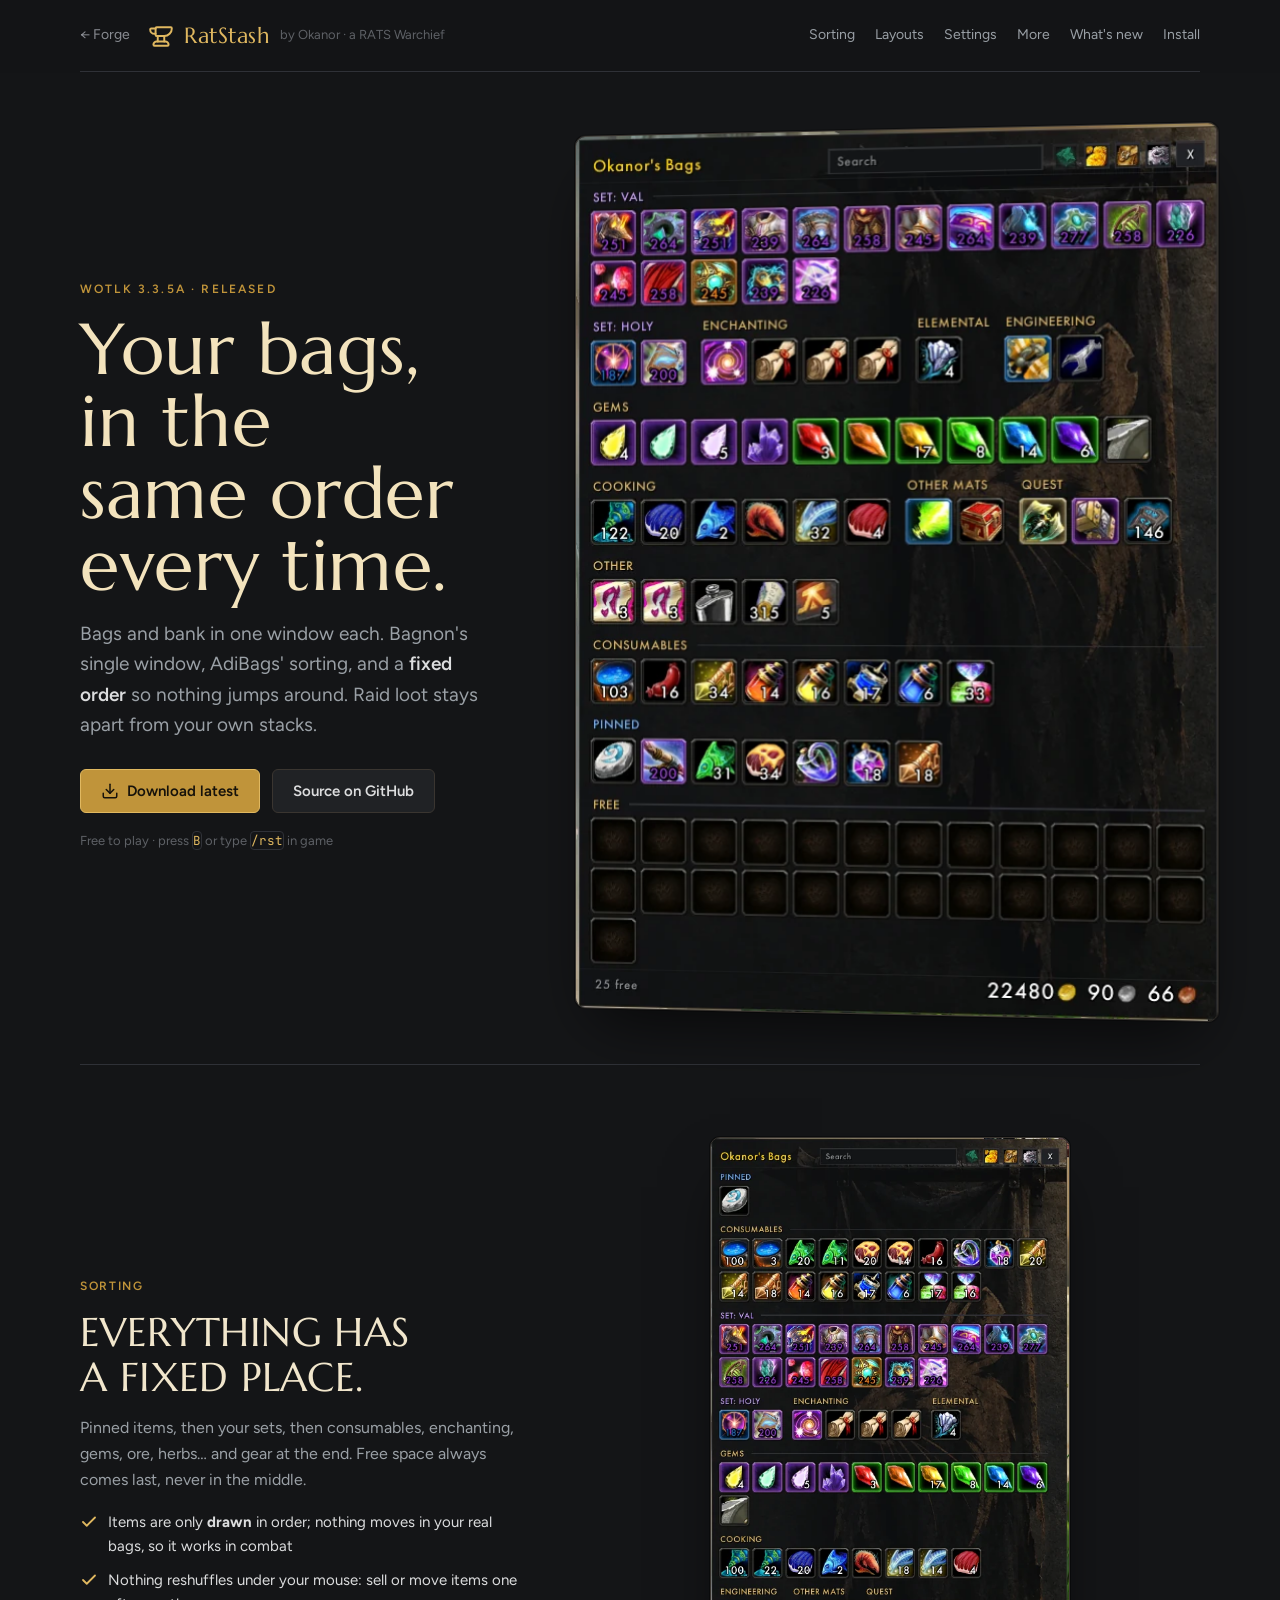
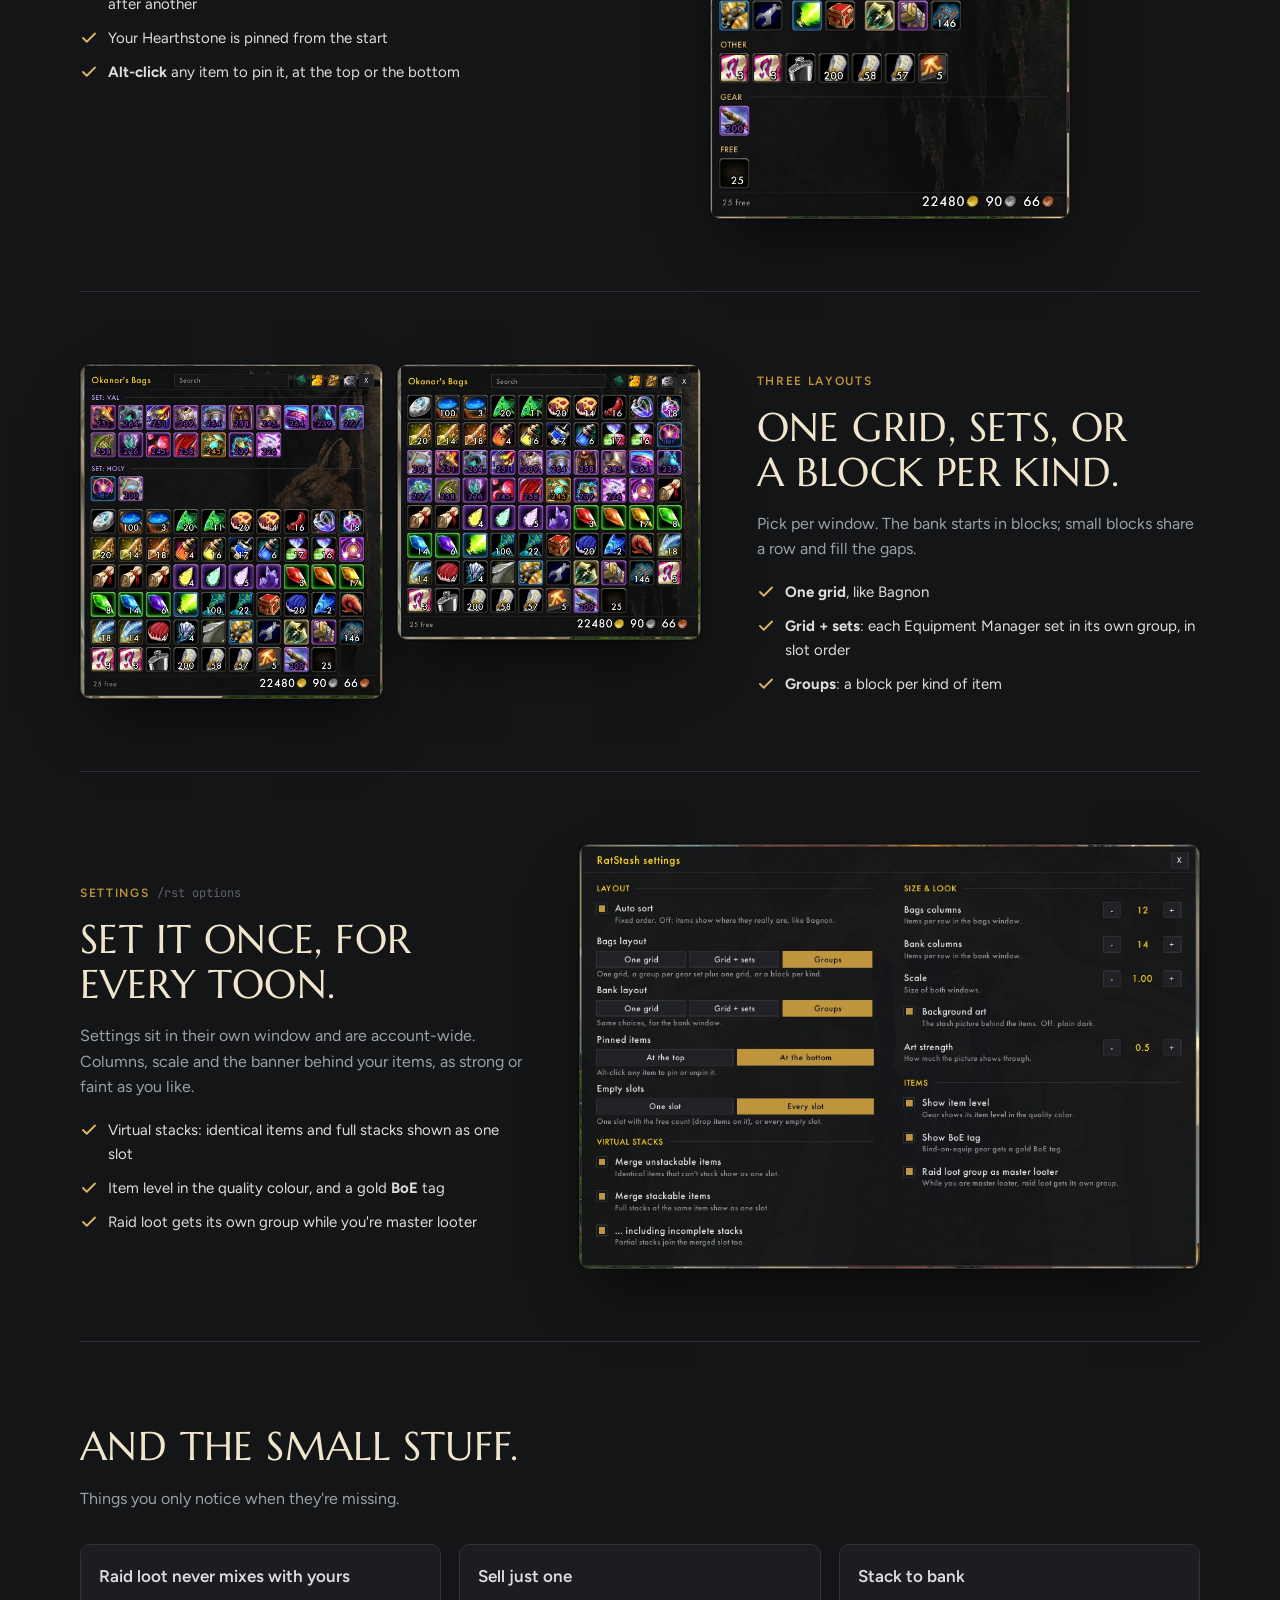
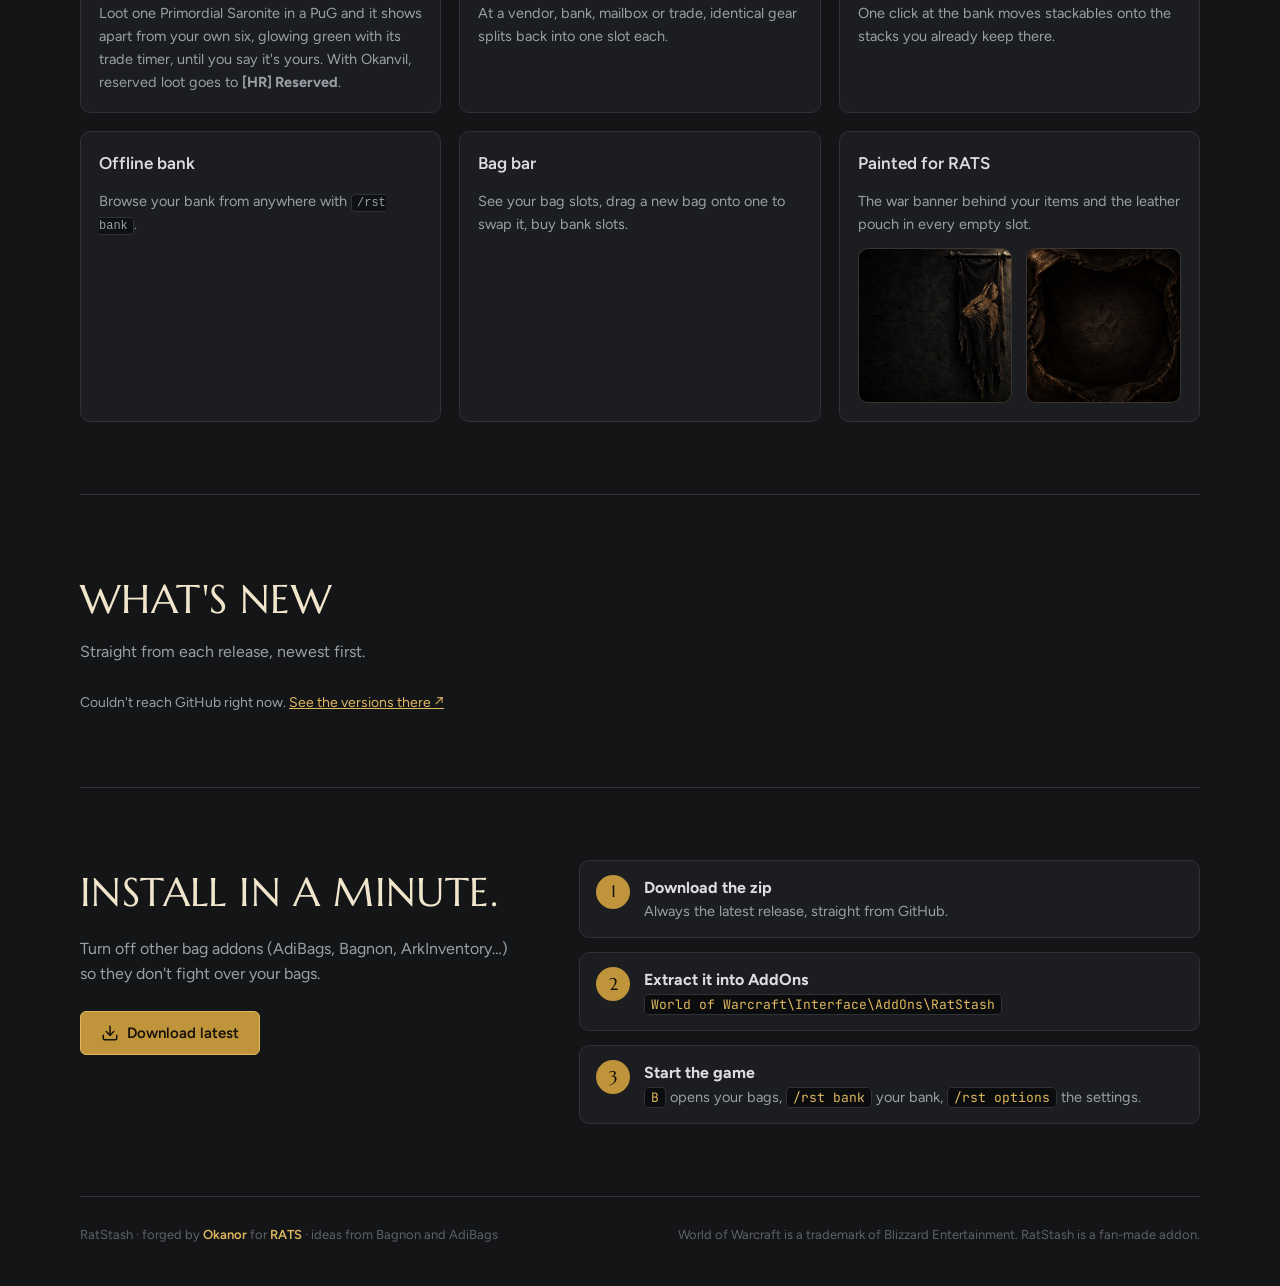
<file: ratstash/index.html>
<!doctype html>
<html lang="en">

<head>
  <meta charset="utf-8" />
  <meta name="viewport" content="width=device-width, initial-scale=1" />
  <meta name="theme-color" content="#141517" />
  <meta name="description"
    content="RatStash — bags and bank for WoW 3.3.5a: one window each, a fixed sort order, gear sets and raid loot kept apart." />
  <link rel="icon" href="../images/icons/favicon.png" />
  <title>RatStash — Okanor's Forge</title>

  <link rel="stylesheet" href="../assets/theme.css">
  <link rel="preconnect" href="https://fonts.googleapis.com">
  <link rel="preconnect" href="https://fonts.gstatic.com" crossorigin>
  <link rel="stylesheet"
    href="https://fonts.googleapis.com/css2?family=Marcellus&family=Figtree:wght@400;500;600;700&family=JetBrains+Mono:wght@400;500&display=swap">
  <link rel="stylesheet" href="../assets/page.css">
</head>

<body>
  <svg width="0" height="0" style="position:absolute" aria-hidden="true">
    <symbol id="i-check" viewBox="0 0 24 24" fill="none" stroke="currentColor" stroke-width="2.4"
      stroke-linecap="round" stroke-linejoin="round">
      <polyline points="20 6 9 17 4 12" />
    </symbol>
    <symbol id="i-dl" viewBox="0 0 24 24" fill="none" stroke="currentColor" stroke-width="2" stroke-linecap="round"
      stroke-linejoin="round">
      <path d="M21 15v4a2 2 0 0 1-2 2H5a2 2 0 0 1-2-2v-4" />
      <polyline points="7 10 12 15 17 10" />
      <line x1="12" y1="15" x2="12" y2="3" />
    </symbol>
    <symbol id="i-anvil" viewBox="0 0 24 24" fill="none" stroke="currentColor" stroke-width="1.8"
      stroke-linecap="round" stroke-linejoin="round">
      <path d="M7 10H6a4 4 0 0 1-4-4 1 1 0 0 1 1-1h4" /><path d="M7 5a1 1 0 0 1 1-1h13a1 1 0 0 1 1 1 7 7 0 0 1-7 7H8a1 1 0 0 1-1-1z" /><path d="M9 12v5" /><path d="M15 12v5" /><path d="M5 20a3 3 0 0 1 3-3h8a3 3 0 0 1 3 3 1 1 0 0 1-1 1H6a1 1 0 0 1-1-1" />
    </symbol>
  </svg>

  <div class="ok-wrap">

    <header class="top">
      <div class="top-left">
        <a class="back" href="../index.html">← Forge</a>
        <a class="brand" href="#top" aria-label="RatStash, back to top">
          <svg>
            <use href="#i-anvil" />
          </svg>
          <b>RatStash</b>
          <span>by Okanor · a RATS Warchief</span>
        </a>
      </div>
      <nav aria-label="Sections">
        <a href="#order">Sorting</a>
        <a href="#layouts">Layouts</a>
        <a href="#settings">Settings</a>
        <a href="#more">More</a>
        <a href="#changes">What's new</a>
        <a href="#install">Install</a>
      </nav>
    </header>

    <!-- HERO -->
    <section class="hero" id="top">
      <div>
        <p class="eyebrow">WotLK 3.3.5a · Released</p>
        <h1>Your bags, in the same order every time.</h1>
        <p class="lede">Bags and bank in one window each. Bagnon's single window, AdiBags' sorting, and a
          <b>fixed order</b> so nothing jumps around. Raid loot stays apart from your own stacks.</p>
        <div class="cta-row">
          <a class="ok-btn primary" href="https://github.com/MrNog/RatStash/releases/latest/download/RatStash.zip">
            <svg>
              <use href="#i-dl" />
            </svg> Download latest
          </a>
          <a class="ok-btn" href="https://github.com/MrNog/RatStash">Source on GitHub</a>
        </div>
        <p class="meta">Free to play · press <code>B</code> or type <code>/rst</code> in game</p>
      </div>
      <figure class="shot"><img src="../images/ratstash/groups-wide.webp"
          alt="Bags in the Groups layout: gear sets, professions, gems, cooking, consumables and pinned items"></figure>
    </section>

    <!-- ORDER -->
    <section class="feature" id="order">
      <div class="copy">
        <div class="tag">Sorting</div>
        <h2>Everything has a fixed place.</h2>
        <p>Pinned items, then your sets, then consumables, enchanting, gems, ore, herbs… and gear at the end. Free
          space always comes last, never in the middle.</p>
        <ul class="points">
          <li><svg>
              <use href="#i-check" />
            </svg><span>Items are only <b>drawn</b> in order; nothing moves in your real bags, so it works in combat</span></li>
          <li><svg>
              <use href="#i-check" />
            </svg><span>Nothing reshuffles under your mouse: sell or move items one after another</span></li>
          <li><svg>
              <use href="#i-check" />
            </svg><span>Your Hearthstone is pinned from the start</span></li>
          <li><svg>
              <use href="#i-check" />
            </svg><span><b>Alt-click</b> any item to pin it, at the top or the bottom</span></li>
        </ul>
      </div>
      <figure class="shot tall"><img src="../images/ratstash/groups.webp"
          alt="Narrow bags window in the Groups layout, one block per kind"></figure>
    </section>

    <!-- LAYOUTS -->
    <section class="feature flip" id="layouts">
      <div class="copy">
        <div class="tag">Three layouts</div>
        <h2>One grid, sets, or a block per kind.</h2>
        <p>Pick per window. The bank starts in blocks; small blocks share a row and fill the gaps.</p>
        <ul class="points">
          <li><svg>
              <use href="#i-check" />
            </svg><span><b>One grid</b>, like Bagnon</span></li>
          <li><svg>
              <use href="#i-check" />
            </svg><span><b>Grid + sets</b>: each Equipment Manager set in its own group, in slot order</span></li>
          <li><svg>
              <use href="#i-check" />
            </svg><span><b>Groups</b>: a block per kind of item</span></li>
        </ul>
      </div>
      <div class="stack pair">
        <figure class="shot"><img src="../images/ratstash/sets.webp" alt="Grid + sets layout: Set Val and Set Holy above one grid"></figure>
        <figure class="shot"><img src="../images/ratstash/grid.webp" alt="One grid layout"></figure>
      </div>
    </section>

    <!-- SETTINGS -->
    <section class="feature" id="settings">
      <div class="copy">
        <div class="tag">Settings <i>/rst options</i></div>
        <h2>Set it once, for every toon.</h2>
        <p>Settings sit in their own window and are account-wide. Columns, scale and the banner behind your items,
          as strong or faint as you like.</p>
        <ul class="points">
          <li><svg>
              <use href="#i-check" />
            </svg><span>Virtual stacks: identical items and full stacks shown as one slot</span></li>
          <li><svg>
              <use href="#i-check" />
            </svg><span>Item level in the quality colour, and a gold <b>BoE</b> tag</span></li>
          <li><svg>
              <use href="#i-check" />
            </svg><span>Raid loot gets its own group while you're master looter</span></li>
        </ul>
      </div>
      <figure class="shot"><img src="../images/ratstash/settings.webp"
          alt="RatStash settings: layout, virtual stacks, size and look, items"></figure>
    </section>

    <!-- SMALL STUFF -->
    <section class="tools" id="more">
      <h2>And the small stuff.</h2>
      <p>Things you only notice when they're missing.</p>
      <div class="grid">
        <article class="tool">
          <h3>Raid loot never mixes with yours</h3>
          <p>Loot one Primordial Saronite in a PuG and it shows apart from your own six, glowing green with its trade
            timer, until you say it's yours. With Okanvil, reserved loot goes to <b>[HR] Reserved</b>.</p>
        </article>
        <article class="tool">
          <h3>Sell just one</h3>
          <p>At a vendor, bank, mailbox or trade, identical gear splits back into one slot each.</p>
        </article>
        <article class="tool">
          <h3>Stack to bank</h3>
          <p>One click at the bank moves stackables onto the stacks you already keep there.</p>
        </article>
        <article class="tool">
          <h3>Offline bank</h3>
          <p>Browse your bank from anywhere with <code>/rst bank</code>.</p>
        </article>
        <article class="tool">
          <h3>Bag bar</h3>
          <p>See your bag slots, drag a new bag onto one to swap it, buy bank slots.</p>
        </article>
        <article class="tool">
          <h3>Painted for RATS</h3>
          <p>The war banner behind your items and the leather pouch in every empty slot.</p>
          <div class="stack pair">
            <figure class="shot"><img src="../images/ratstash/art-background.webp" alt="Window background: a black war banner with a bronze rat's head"></figure>
            <figure class="shot"><img src="../images/ratstash/art-slot.webp" alt="Empty slot: a worn leather pouch with a paw print"></figure>
          </div>
        </article>
      </div>
    </section>

    <!-- WHAT'S NEW: filled from the GitHub tags by page.js -->
    <section class="changes" id="changes">
      <h2>What's new</h2>
      <p>Straight from each release, newest first.</p>
      <div class="cl" data-changelog="RatStash"><p class="quiet">Loading the versions…</p></div>
    </section>

    <!-- INSTALL -->
    <section class="install" id="install">
      <div class="intro">
        <h2>Install in a minute.</h2>
        <p>Turn off other bag addons (AdiBags, Bagnon, ArkInventory…) so they don't fight over your bags.</p>
        <div class="cta-row">
          <a class="ok-btn primary" href="https://github.com/MrNog/RatStash/releases/latest/download/RatStash.zip">
            <svg>
              <use href="#i-dl" />
            </svg> Download latest
          </a>
        </div>
      </div>
      <ol class="steps">
        <li>
          <div><b>Download the zip</b><span>Always the latest release, straight from GitHub.</span></div>
        </li>
        <li>
          <div><b>Extract it into AddOns</b><span><code>World of Warcraft\Interface\AddOns\RatStash</code></span></div>
        </li>
        <li>
          <div><b>Start the game</b><span><code>B</code> opens your bags, <code>/rst bank</code> your bank,
              <code>/rst options</code> the settings.</span></div>
        </li>
      </ol>
    </section>

    <footer class="ok-foot">
      <span>RatStash · forged by <b>Okanor</b> for <b>RATS</b> · ideas from Bagnon and AdiBags</span>
      <span>World of Warcraft is a trademark of Blizzard Entertainment. RatStash is a fan-made addon.</span>
    </footer>
  </div>

  <script src="../assets/page.js"></script>
</body>

</html>
</file>
<file: forge.css>
/* Okanor's Forge. One dark look: blackened iron, hairlines, the Okanvil gold.
   Layout: a single column; each addon is one banner row (sides alternate) linking to its own page. */
:root {
  --bg: #111214;
  --iron: #1a1b1e;
  --iron-2: #202125;
  --line: #2e2c29;          /* hairlines, a touch warm */
  --line-hi: #4a4137;
  --text: #d9d6cf;
  --dim: #9b968c;
  --faint: #625e57;
  --parchment: #f3e3bd;     /* headings */
  --gold: #c0943a;
  --gold-hi: #e0b860;
  --ember: #e0843a;
  --live: #8fc27a;

  --display: "Marcellus", "Trajan Pro", Georgia, serif;
  --body: "Figtree", "Segoe UI", Roboto, Arial, sans-serif;
  --mono: "JetBrains Mono", Consolas, "Courier New", monospace;

  --wrap: 1120px;
  --r: 6px;
  color-scheme: dark;
}

* { box-sizing: border-box }
html { scroll-behavior: smooth }
@media (prefers-reduced-motion: reduce) { html { scroll-behavior: auto } * { transition: none !important } }

body {
  margin: 0;
  background: var(--bg);
  color: var(--text);
  font-family: var(--body);
  font-size: 16px;
  line-height: 1.6;
  -webkit-font-smoothing: antialiased;
}
img { max-width: 100%; display: block }
a { color: var(--gold-hi) }
code { font-family: var(--mono); font-size: .86em; color: var(--gold-hi); background: var(--iron); padding: 1px 5px; border-radius: 3px }
:focus-visible { outline: 2px solid var(--gold-hi); outline-offset: 3px }

.wrap { max-width: var(--wrap); margin: 0 auto; padding-inline: 20px }
section[id] { scroll-margin-top: 80px }

/* ---------- top bar ---------- */
.top {
  position: sticky; top: env(safe-area-inset-top, 0px); z-index: 20;
  display: flex; align-items: center; justify-content: space-between; gap: 16px; flex-wrap: wrap;
  padding-block: 16px;
  border-bottom: 1px solid var(--line);
  background: rgba(17, 18, 20, .9);
  box-shadow: 0 0 0 100vmax rgba(17, 18, 20, .9);
  clip-path: inset(0 -100vmax);
  backdrop-filter: blur(10px);
  -webkit-backdrop-filter: blur(10px);
}
.brand { display: flex; align-items: center; gap: 10px; text-decoration: none }
.brand svg { width: 26px; height: 26px; color: var(--gold-hi) }
.brand b { font-family: var(--display); font-weight: 400; font-size: 22px; color: var(--gold-hi); letter-spacing: .5px }
.top nav { display: flex; gap: 20px; flex-wrap: wrap; font-size: 14px }
.top nav a { color: var(--dim); text-decoration: none }
.top nav a:hover, .top nav a.out { color: var(--gold-hi) }

/* ---------- hero: the painted banner carries the title; the h1 is for readers and search ---------- */
.hero { display: grid; gap: 28px; padding-block: 32px 48px }
.hero-banner { width: 100%; height: auto; border-radius: var(--r); border: 1px solid var(--line-hi) }
.hero-txt { display: flex; align-items: flex-end; justify-content: space-between; gap: 20px 40px; flex-wrap: wrap }
.sr-only { position: absolute; width: 1px; height: 1px; overflow: hidden; clip: rect(0 0 0 0); white-space: nowrap }
.eyebrow { font-size: 12px; letter-spacing: .18em; text-transform: uppercase; color: var(--gold); font-weight: 600; margin: 0 0 10px }
.lede { font-size: 18px; color: var(--dim); max-width: 52ch; margin: 0 }
.lede b { color: var(--text) }

/* ---------- buttons ---------- */
.acts { display: flex; gap: 10px; flex-wrap: wrap }
.btn {
  display: inline-flex; align-items: center; gap: 8px;
  height: 40px; padding-inline: 18px; border-radius: var(--r);
  border: 1px solid var(--line-hi); color: var(--text); text-decoration: none;
  font-size: 14px; font-weight: 600; transition: border-color .15s, color .15s, background .15s;
}
.btn:hover { border-color: var(--gold); color: var(--gold-hi) }
.btn svg { width: 16px; height: 16px }
.btn.primary { background: var(--gold); border-color: var(--gold); color: #17130c }
.btn.primary:hover { background: var(--gold-hi); border-color: var(--gold-hi); color: #17130c }
.btn.is-off { color: var(--faint); border-style: dashed; cursor: default }

/* ---------- image slots: a real image, or a dashed box naming the file it wants ---------- */
.slot { position: relative; margin: 0; overflow: hidden; border-radius: var(--r); border: 1px solid var(--line); background: var(--iron) }
.slot img { width: 100%; height: 100%; object-fit: cover }
.slot figcaption { display: none }
.slot.empty {
  border: 1px dashed var(--line-hi);
  background: repeating-linear-gradient(135deg, var(--iron) 0 10px, var(--iron-2) 10px 20px);
}
.slot.empty figcaption {
  position: absolute; inset: 0; display: flex; flex-direction: column; align-items: center; justify-content: center;
  gap: 4px; padding: 10px; text-align: center;
}
.slot.empty .need { font-size: 13px; color: var(--dim); font-weight: 600 }
.slot.empty code { font-size: 11px; background: none; color: var(--faint); word-break: break-all }

.icon { width: 48px; height: 48px; flex: none; border-radius: 10px }
.icon.empty figcaption { display: none }
.portrait { width: 140px; height: 140px; border-radius: 50%; border-color: var(--line-hi) }
.portrait.empty .need { font-size: 11px }
.portrait.empty code { display: none }

/* ---------- addon index strip ---------- */
.index {
  display: grid; grid-template-columns: repeat(auto-fit, minmax(180px, 1fr)); gap: 1px;
  background: var(--line); border: 1px solid var(--line); border-radius: var(--r); overflow: hidden;
  margin-bottom: 72px;
}
.idx { display: flex; align-items: center; gap: 12px; padding: 14px 16px; background: var(--bg); text-decoration: none; color: var(--text); transition: background .15s }
.idx:hover { background: var(--iron) }
.idx .icon { width: 40px; height: 40px; border-radius: 8px }
.idx-txt { display: flex; flex-direction: column; gap: 2px; min-width: 0 }
.idx-txt b { font-size: 15px }

/* ---------- status chips ---------- */
.status {
  display: inline-block; width: max-content; font-size: 11px; font-weight: 600; letter-spacing: .08em; text-transform: uppercase;
  padding: 1px 8px; border-radius: 99px; border: 1px solid currentColor;
}
.status.is-live { color: var(--live) }
.status.is-forge { color: var(--ember) }
.status.is-fork { color: var(--dim) }

/* ---------- sections ---------- */
h2.sec {
  font-family: var(--display); font-weight: 400; color: var(--parchment);
  font-size: clamp(30px, 4vw, 40px); margin: 0 0 28px;
  display: flex; align-items: center; gap: 18px;
}
h2.sec::after { content: ""; flex: 1; height: 1px; background: var(--line) }
.sechint { color: var(--dim); margin: -16px 0 24px }
#addons-sec, #install { margin-bottom: 88px }

/* ---------- one addon = one banner; the full story is on its own page ---------- */
.addon {
  display: grid; grid-template-columns: minmax(0, 5fr) minmax(0, 7fr);
  gap: 48px; align-items: center;
  padding-block: 48px; border-top: 1px solid var(--line);
}
.addon:first-child { border-top: 0; padding-top: 0 }
.addon.flip { grid-template-columns: minmax(0, 7fr) minmax(0, 5fr) }
.addon.flip .copy { order: 2 }
.copy { min-width: 0; display: flex; flex-direction: column; align-items: flex-start; gap: 16px }
.addon-hd { display: flex; align-items: center; gap: 14px; text-decoration: none }
.addon-hd h3 { font-family: var(--display); font-weight: 400; font-size: 36px; line-height: 1.1; margin: 0 0 4px; color: var(--parchment) }
.addon-hd:hover h3 { color: var(--gold-hi) }
.tagline { margin: 0; color: var(--text); font-size: 17px; max-width: 52ch }

/* the .toc stamp: what the game itself would tell you about the addon */
.stamp { display: flex; flex-wrap: wrap; gap: 8px 28px; margin: 0; padding-block: 12px; border-block: 1px solid var(--line); align-self: stretch }
.stamp div { display: flex; flex-direction: column }
.stamp dt { font-size: 11px; letter-spacing: .12em; text-transform: uppercase; color: var(--faint) }
.stamp dd { margin: 0; font-family: var(--mono); font-size: 14px; color: var(--gold-hi); font-variant-numeric: tabular-nums }

.banner { display: block; min-width: 0 }
.banner .shot {
  aspect-ratio: 16 / 10; border-radius: 10px; border-color: var(--line-hi);
  box-shadow: 0 30px 60px -20px rgba(0, 0, 0, .7), 0 0 0 1px rgba(0, 0, 0, .4);
  transition: border-color .15s, transform .2s;
}
.banner .shot img { object-position: top left }
.banner:hover .shot { border-color: var(--gold); transform: translateY(-2px) }

/* ---------- install ---------- */
.steps { list-style: none; counter-reset: s; margin: 0; padding: 0; display: grid; grid-template-columns: repeat(auto-fit, minmax(220px, 1fr)); gap: 16px }
.steps li { counter-increment: s; display: flex; flex-direction: column; gap: 4px; padding: 18px; border: 1px solid var(--line); border-radius: var(--r); min-width: 0 }
.steps li::before { content: counter(s); font-family: var(--display); font-size: 28px; line-height: 1; color: var(--gold) }
.steps b { color: var(--parchment) }
.steps span { color: var(--dim); font-size: 14px }

/* ---------- smith + footer ---------- */
.smith { display: grid; grid-template-columns: auto minmax(0, 1fr); gap: 28px; align-items: center; padding: 28px; border: 1px solid var(--line); border-radius: var(--r); background: var(--iron) }
.smith p { margin: 0 0 14px; max-width: 60ch }
.foot { padding-block: 32px 48px; font-size: 13px; color: var(--faint) }

/* ---------- narrow ---------- */
@media (max-width: 820px) {
  .addon, .addon.flip { grid-template-columns: minmax(0, 1fr); gap: 28px }
  .addon.flip .copy { order: 0 }
  .hero { padding-block: 20px 32px; gap: 20px }
  .top nav { gap: 14px }
  .smith { grid-template-columns: minmax(0, 1fr); justify-items: start }
}

/* Install: the OkanorForge app card under the three steps */
.app-card { display: flex; align-items: center; gap: 18px; flex-wrap: wrap; margin-top: 16px; padding: 18px 20px;
  border: 1px solid var(--line); border-left: 2px solid var(--gold); border-radius: var(--r) }
.app-card > svg { width: 34px; height: 34px; color: var(--gold); flex: none }
.app-card .app-txt { flex: 1; min-width: 240px; display: flex; flex-direction: column; gap: 4px }
.app-card .app-txt b { color: var(--parchment); font-size: 16px }
.app-card .app-txt span { color: var(--dim); font-size: 14px }
</file>
<file: assets/theme.css>
/* RATS — design tokens + base reset.
   Linked on EVERY page. Change a token here and the whole site follows.
   Components live in ui.css. */

:root {
  /* brand */
  --accent: #c0943a;
  --accent-hi: #e0b860;

  /* surfaces (dark -> light) */
  --bg: #141517;
  --surface: #202225;
  --surface-2: #1b1d21;
  --surface-3: #16181c;
  --field: #0f1012;

  /* lines */
  --border: #2f3137;
  --border-2: #34373d;
  --field-border: #333;

  /* text */
  --text: #dcddde;
  --text-dim: #9aa0a6;
  --text-dim-2: #8a8d93;
  --text-faint: #5e6166;
  --white: #fff;

  /* status */
  --ok: #7cfc8a;
  --purple: #a335ee; /* WoW epic quality — used for disenchanted loot */

  /* layout */
  --wrap: 960px;       /* standard page width */
  --wrap-wide: 1180px; /* data/table pages */
  --pad: 18px;

  /* controls */
  --ctl-h: 30px;       /* button + input height */
  --radius: 6px;
  --radius-lg: 10px;
  --radius-xl: 12px;

  --font: "Segoe UI", Roboto, Arial, sans-serif;
}

* { box-sizing: border-box }

body {
  margin: 0;
  background: var(--bg);
  color: var(--text);
  font-family: var(--font);
  font-size: 14px;
}

.wrap { max-width: var(--wrap); margin: 0 auto; padding: var(--pad) }
.wrap.wide { max-width: var(--wrap-wide) }

h1 { font-size: 18px; margin: 0; color: var(--white); letter-spacing: .5px }
h2 { font-size: 13px; color: var(--accent); margin: 22px 0 8px; letter-spacing: .4px; text-transform: uppercase }

.sub { color: var(--text-dim-2); font-size: 13px; margin: 8px 0 0 }

code {
  background: var(--field);
  border: 1px solid var(--border);
  border-radius: 4px;
  padding: 1px 5px;
  font-size: 12px;
}

/* global gold scrollbar */
html { scrollbar-width: thin; scrollbar-color: var(--accent) var(--surface-3) }
::-webkit-scrollbar { width: 11px; height: 11px }
::-webkit-scrollbar-track { background: var(--surface-3) }
::-webkit-scrollbar-thumb { background: var(--accent); border-radius: 8px; border: 2px solid var(--surface-3) }
::-webkit-scrollbar-thumb:hover { background: var(--accent-hi) }

/* honor reduced-motion: near-instant transitions/animations, no scroll smoothing */
@media (prefers-reduced-motion: reduce) {
  *, *::before, *::after {
    animation-duration: .01ms !important;
    animation-iteration-count: 1 !important;
    transition-duration: .01ms !important;
    scroll-behavior: auto !important;
  }
}
</file>
<file: assets/page.css>
/* One addon's full page (okanvil/, ratstash/, ...). Built on the tokens in
   assets/theme.css; adds an engraved display face, a mono for in-game chat lines
   and a few shades of the same gold. */

:root {
  --ok-display: "Marcellus", "Trajan Pro", Georgia, serif;
  --ok-body: "Figtree", var(--font);
  --ok-mono: "JetBrains Mono", Consolas, "Courier New", monospace;
  --ok-title: #f3e3bd;          /* headings: the gold, bleached toward parchment */
  --ok-heading: #f1e6cc;
  --ok-line-warm: #3a3530;      /* borders around screenshots, a touch warmer than --border */
  --ok-chat-bg: #0b0c0d;        /* the game's chat frame */
  --ok-epic: #b66cf2;           /* item names, as the game colours an epic */
  --ok-wrap: 1120px;
}

body {
  background: var(--bg);
  font-family: var(--ok-body);
  font-size: 16px;
  line-height: 1.6;
  padding-inline: 20px;
  -webkit-font-smoothing: antialiased;
}
img { max-width: 100%; display: block }
a { color: var(--accent-hi) }
:focus-visible { outline: 2px solid var(--accent-hi); outline-offset: 3px }

.ok-wrap { max-width: var(--ok-wrap); margin: 0 auto }

/* ---------- top bar ---------- */
.top {
  display: flex; align-items: center; justify-content: space-between; gap: 16px;
  padding-block: 18px;
  border-bottom: 1px solid var(--border);
  /* stays on screen while scrolling; the shadow + clip paint its background out
     to the window edges, since the bar itself is only as wide as .ok-wrap */
  position: sticky; top: 0; z-index: 20;
  background: rgba(20, 21, 23, .88);
  box-shadow: 0 0 0 100vmax rgba(20, 21, 23, .88);
  clip-path: inset(0 -100vmax);
  backdrop-filter: blur(10px);
  -webkit-backdrop-filter: blur(10px);
}
/* a nav jump lands below the sticky bar, not under it */
section[id] { scroll-margin-top: 84px }
.top-left { display: flex; align-items: center; gap: 18px }
.back { color: var(--text-dim-2); text-decoration: none; font-size: 14px }
.back:hover { color: var(--accent-hi) }
.brand { display: flex; align-items: center; gap: 10px; text-decoration: none; color: var(--text) }
.brand svg { width: 26px; height: 26px; color: var(--accent-hi) }
.brand b { font-family: var(--ok-display); font-weight: 400; font-size: 22px; color: var(--accent-hi); letter-spacing: .5px }
.brand span { font-size: 13px; color: var(--text-faint) }
.top nav { display: flex; gap: 20px; flex-wrap: wrap; font-size: 14px }
.top nav a { color: var(--text-dim); text-decoration: none }
.top nav a:hover { color: var(--accent-hi) }

/* ---------- hero ---------- */
.hero {
  display: grid; grid-template-columns: minmax(0, 5fr) minmax(0, 7fr);
  gap: 48px; align-items: center;
  padding-block: 64px 56px;
}
.eyebrow {
  font-size: 12px; letter-spacing: .18em; text-transform: uppercase;
  color: var(--accent); font-weight: 600; margin: 0 0 14px;
}
.hero h1 {
  font-family: var(--ok-display); font-weight: 400;
  font-size: clamp(44px, 6vw, 72px); line-height: 1; margin: 0 0 18px;
  color: var(--ok-title); letter-spacing: .5px;
  text-wrap: balance;
}
.hero .lede { font-size: 19px; color: var(--text-dim); max-width: 34ch; margin: 0 0 28px }
.hero .lede b { color: var(--text); font-weight: 600 }
.cta-row { display: flex; gap: 12px; flex-wrap: wrap; align-items: center }
.ok-btn {
  display: inline-flex; align-items: center; gap: 8px;
  height: 44px; padding: 0 20px; border-radius: var(--radius);
  font-weight: 600; font-size: 15px; text-decoration: none;
  border: 1px solid var(--ok-line-warm); color: var(--text); background: var(--surface);
}
.ok-btn:hover { border-color: var(--accent); color: var(--accent-hi) }
.ok-btn.primary { background: var(--accent); border-color: var(--accent-hi); color: #16120a }
.ok-btn.primary:hover { background: var(--accent-hi); color: #16120a }
.ok-btn svg { width: 18px; height: 18px }
.meta { margin-top: 18px; font-size: 13px; color: var(--text-faint) }
.meta code { font-family: var(--ok-mono); color: var(--accent-hi); font-size: 12.5px; background: none; padding: 0 }

.shot {
  margin: 0; border-radius: 10px; overflow: hidden;
  border: 1px solid var(--ok-line-warm);
  box-shadow: 0 30px 60px -20px rgba(0, 0, 0, .7), 0 0 0 1px rgba(0, 0, 0, .4);
  background: #0c0d0e; cursor: zoom-in;
}
.shot img { width: 100% }
.hero .shot { transform: perspective(1400px) rotateY(-4deg); transform-origin: left center }

/* ---------- feature sections ---------- */
.feature {
  display: grid; grid-template-columns: minmax(0, 5fr) minmax(0, 7fr);
  gap: 56px; align-items: center;
  padding-block: 72px;
  border-top: 1px solid var(--border);
}
.feature.flip { grid-template-columns: minmax(0, 7fr) minmax(0, 5fr) }
.feature.flip .copy { order: 2 }
.tag {
  display: inline-flex; align-items: center; gap: 8px;
  font-size: 12px; font-weight: 600; letter-spacing: .14em; text-transform: uppercase;
  color: var(--accent); margin-bottom: 14px;
}
.tag i { font-style: normal; font-family: var(--ok-mono); letter-spacing: 0; text-transform: none; color: var(--text-faint); font-weight: 400 }
.feature h2 {
  font-family: var(--ok-display); font-weight: 400;
  font-size: clamp(28px, 3.4vw, 40px); line-height: 1.12;
  margin: 0 0 16px; color: var(--ok-heading); text-wrap: balance;
}
.feature p { color: var(--text-dim); margin: 0 0 18px; max-width: 58ch }
.feature p b { color: var(--text); font-weight: 600 }
.points { list-style: none; margin: 0; padding: 0; display: grid; gap: 10px }
.points li { display: grid; grid-template-columns: 18px 1fr; gap: 10px; color: var(--text); font-size: 15px }
.points li svg { width: 18px; height: 18px; color: var(--accent-hi); margin-top: 3px }

/* an in-game chat line, the way the addon actually writes it */
.chat {
  font-family: var(--ok-mono); font-size: 13px; line-height: 1.5;
  background: var(--ok-chat-bg); border: 1px solid var(--border);
  border-radius: 6px; padding: 10px 14px; margin: 0 0 20px;
  color: #cfd3d6; overflow-x: auto; white-space: nowrap;
}
.chat .who { color: #f58cba }
.chat .ch { color: #ff7f3f }
.chat .res { color: var(--accent-hi) }
.chat .epic { color: var(--ok-epic) }

.stack { display: grid; gap: 14px }
.stack.pair { grid-template-columns: minmax(0, 1fr) minmax(0, 1fr); align-items: start }

/* ---------- tools grid ---------- */
.tools { padding-block: 72px; border-top: 1px solid var(--border) }
.tools > h2 {
  font-family: var(--ok-display); font-weight: 400; font-size: clamp(28px, 3.4vw, 40px);
  margin: 0 0 8px; color: var(--ok-heading);
}
.tools > p { color: var(--text-dim); margin: 0 0 32px; max-width: 60ch }
.grid { display: grid; grid-template-columns: repeat(3, minmax(0, 1fr)); gap: 18px }
.tool {
  background: var(--surface-2); border: 1px solid var(--border); border-radius: var(--radius-lg);
  padding: 18px; display: flex; flex-direction: column; gap: 12px;
}
.tool h3 { margin: 0; font-size: 17px; font-weight: 600; color: var(--text) }
.tool p { margin: 0; color: var(--text-dim); font-size: 14.5px }
.tool .shot { box-shadow: none; margin-top: auto }

/* a tall, narrow window (bags) stays at its own width instead of filling the column */
.shot.tall { max-width: 360px; justify-self: center }

/* a screenshot that isn't in images/ yet: a dashed box naming the file it wants */
.shot.empty {
  display: flex; align-items: center; justify-content: center; aspect-ratio: 16 / 10;
  border-style: dashed; box-shadow: none; cursor: default;
  background: repeating-linear-gradient(135deg, #16171a 0 10px, #1b1c20 10px 20px);
}
.shot.empty::after { content: attr(data-need); font-family: var(--ok-mono); font-size: 12px; color: var(--text-faint); padding: 12px; text-align: center; word-break: break-all }
.tool.wide { grid-column: span 2 }
.tool.full { grid-column: 1 / -1 }

/* the minimap tooltip, drawn in HTML: the lockout grid Okanvil shows on hover */
.lockout {
  margin-top: auto; align-self: start;
  background: rgba(10, 10, 13, .96);
  border: 1px solid var(--accent); border-radius: 4px;
  padding: 12px 14px; font-size: 14px; line-height: 1.35;
  font-variant-numeric: tabular-nums;
}
.lo-title { font-family: var(--ok-display); color: #ffd200; font-size: 17px }
.lo-head { color: var(--accent); margin: 8px 0 4px }
.lockout table { border-collapse: collapse }
.lockout th, .lockout td { padding: 3px 14px 3px 0; text-align: left; font-weight: 400 }
.lockout thead th { font-size: 13px }
.lockout tbody th { color: var(--text) }
.lockout td { color: var(--text) }
.lockout td.hc { color: #ff8040 }
.lockout td.no { color: var(--text-faint) }
.c-pal { color: #f58cba }
.c-dk { color: #c41f3b }
.lo-foot { color: var(--text-faint); font-size: 12.5px; margin-top: 8px }
.lo-hint { color: var(--text-faint); font-size: 12.5px }

/* ---------- install ---------- */
.install {
  padding-block: 72px; border-top: 1px solid var(--border);
  display: grid; grid-template-columns: minmax(0, 5fr) minmax(0, 7fr); gap: 56px;
}
.install h2 { font-family: var(--ok-display); font-weight: 400; font-size: clamp(28px, 3.4vw, 40px); margin: 0 0 12px; color: var(--ok-heading) }
.install .intro > p { color: var(--text-dim); margin: 0 0 24px }
.install .intro .shot { margin-top: 28px; max-width: 460px }
.steps { list-style: none; margin: 0; padding: 0; display: grid; gap: 14px; align-content: start; counter-reset: s }
.steps li {
  counter-increment: s; display: grid; grid-template-columns: 34px 1fr; gap: 14px;
  background: var(--surface-2); border: 1px solid var(--border); border-radius: var(--radius-lg); padding: 14px 16px;
}
.steps li::before {
  content: counter(s); width: 34px; height: 34px; border-radius: 50%;
  display: grid; place-items: center; font-family: var(--ok-display); font-size: 17px;
  color: #16120a; background: var(--accent);
}
.steps b { color: var(--text) }
.steps span { color: var(--text-dim); font-size: 14.5px; display: block }
.steps code, .install code {
  font-family: var(--ok-mono); font-size: 13px; color: var(--accent-hi);
  background: var(--ok-chat-bg); padding: 1px 6px; border-radius: 4px; border: 1px solid var(--border);
}

.ok-foot {
  border-top: 1px solid var(--border); padding-block: 28px 40px;
  display: flex; justify-content: space-between; gap: 16px; flex-wrap: wrap;
  color: var(--text-faint); font-size: 13px;
}
.ok-foot b { color: var(--accent-hi); font-weight: 600 }

/* ---------- lightbox ---------- */
.lb {
  position: fixed; inset: 0; z-index: 50; background: rgba(6, 6, 7, .92);
  display: grid; place-items: center; padding: 24px; cursor: zoom-out;
}
.lb img { max-width: min(1400px, 100%); max-height: 100%; border-radius: 8px; border: 1px solid var(--ok-line-warm) }

@media (max-width: 880px) {
  .hero, .feature, .feature.flip, .install { grid-template-columns: minmax(0, 1fr); gap: 28px }
  .feature.flip .copy { order: 0 }
  .hero .shot { transform: none }
  .grid { grid-template-columns: minmax(0, 1fr) }
  .tool.wide, .tool.full { grid-column: auto }
  .stack.pair { grid-template-columns: minmax(0, 1fr) }
  .top nav { display: none }
}
@media (prefers-reduced-motion: reduce) { * { transition: none !important } }

/* ---------- What's new (filled from GitHub by page.js) ---------- */
.changes { padding-block: 72px; border-top: 1px solid var(--border) }
.changes > h2 { font-family: var(--ok-display); font-weight: 400; font-size: clamp(28px, 3.4vw, 40px); margin: 0 0 8px; color: var(--ok-heading) }
.changes > p { color: var(--text-dim); margin: 0 0 28px; max-width: 60ch }
.cl { display: grid; gap: 14px; max-width: 760px }
.cl .ver { border: 1px solid var(--border); border-left: 2px solid var(--accent); border-radius: var(--radius); padding: 14px 18px; background: var(--surface-3) }
.cl .ver header { display: flex; align-items: baseline; gap: 12px; margin-bottom: 6px }
.cl .ver header b { font-family: var(--ok-display); font-weight: 400; font-size: 22px; color: var(--ok-heading) }
.cl .ver header time { font-size: 13px; color: var(--text-faint) }
.cl h4 { margin: 10px 0 4px; font-size: 11px; letter-spacing: .1em; text-transform: uppercase }
.cl h4.new { color: var(--accent-hi) }
.cl h4.fix { color: var(--ok) }
.cl ul { margin: 0; padding-left: 18px; display: grid; gap: 3px; color: var(--text); font-size: 15px }
.cl .quiet { margin: 0; color: var(--text-dim); font-size: 14px }
.cl .all { color: var(--accent-hi); font-size: 14px; text-decoration: none }
.cl .all:hover { text-decoration: underline }
</file>
